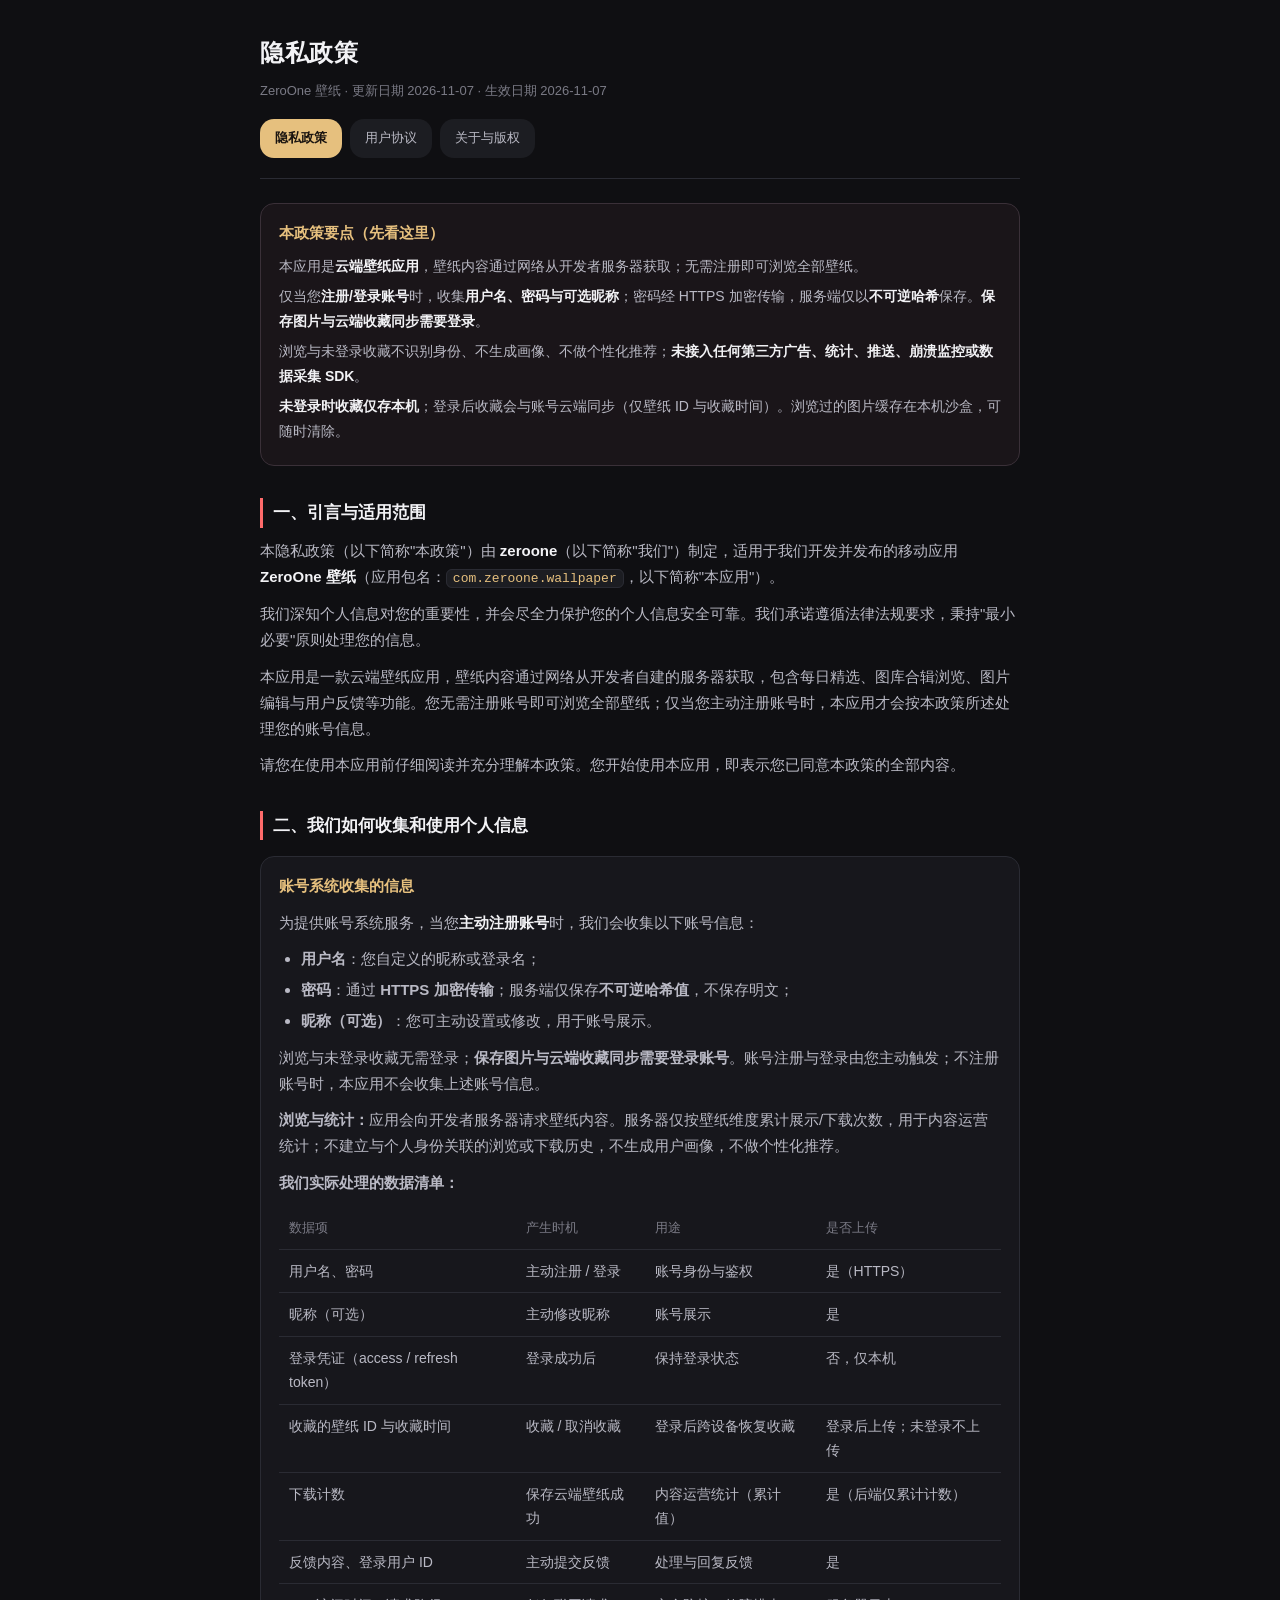
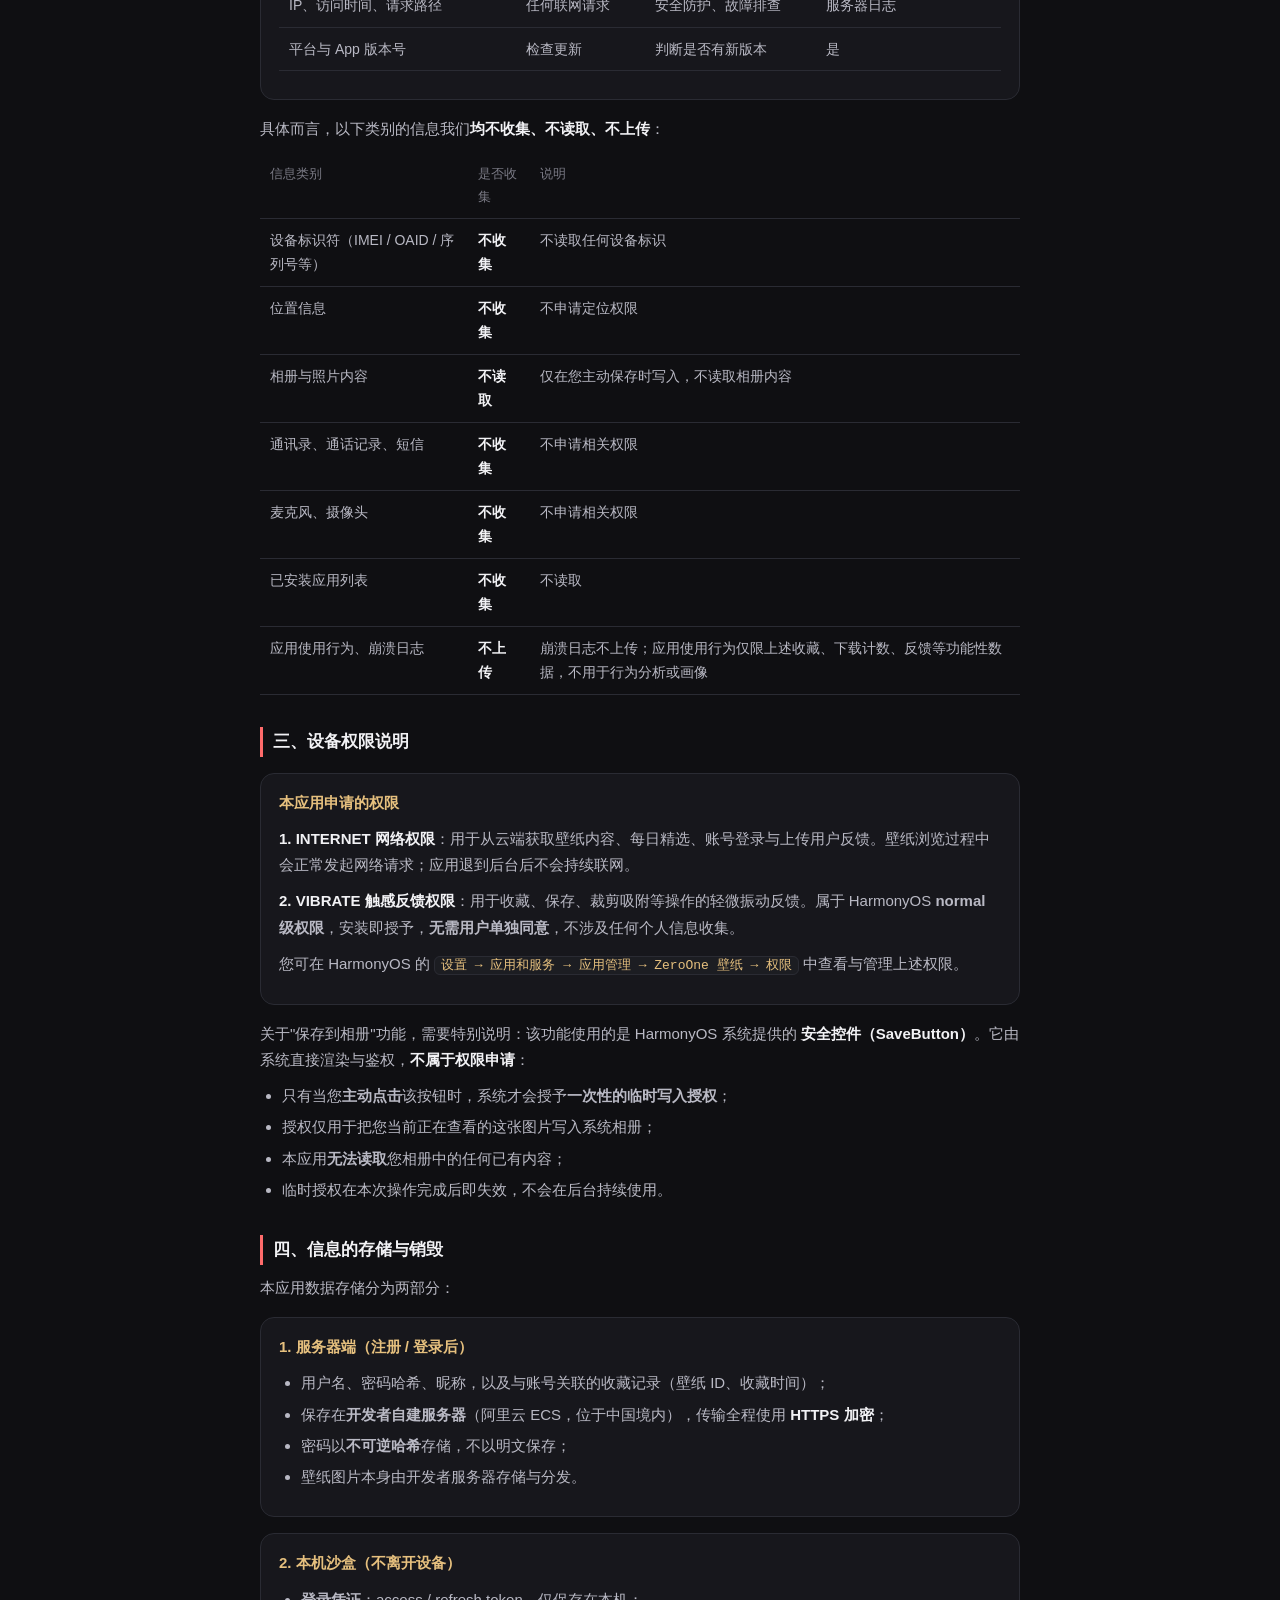
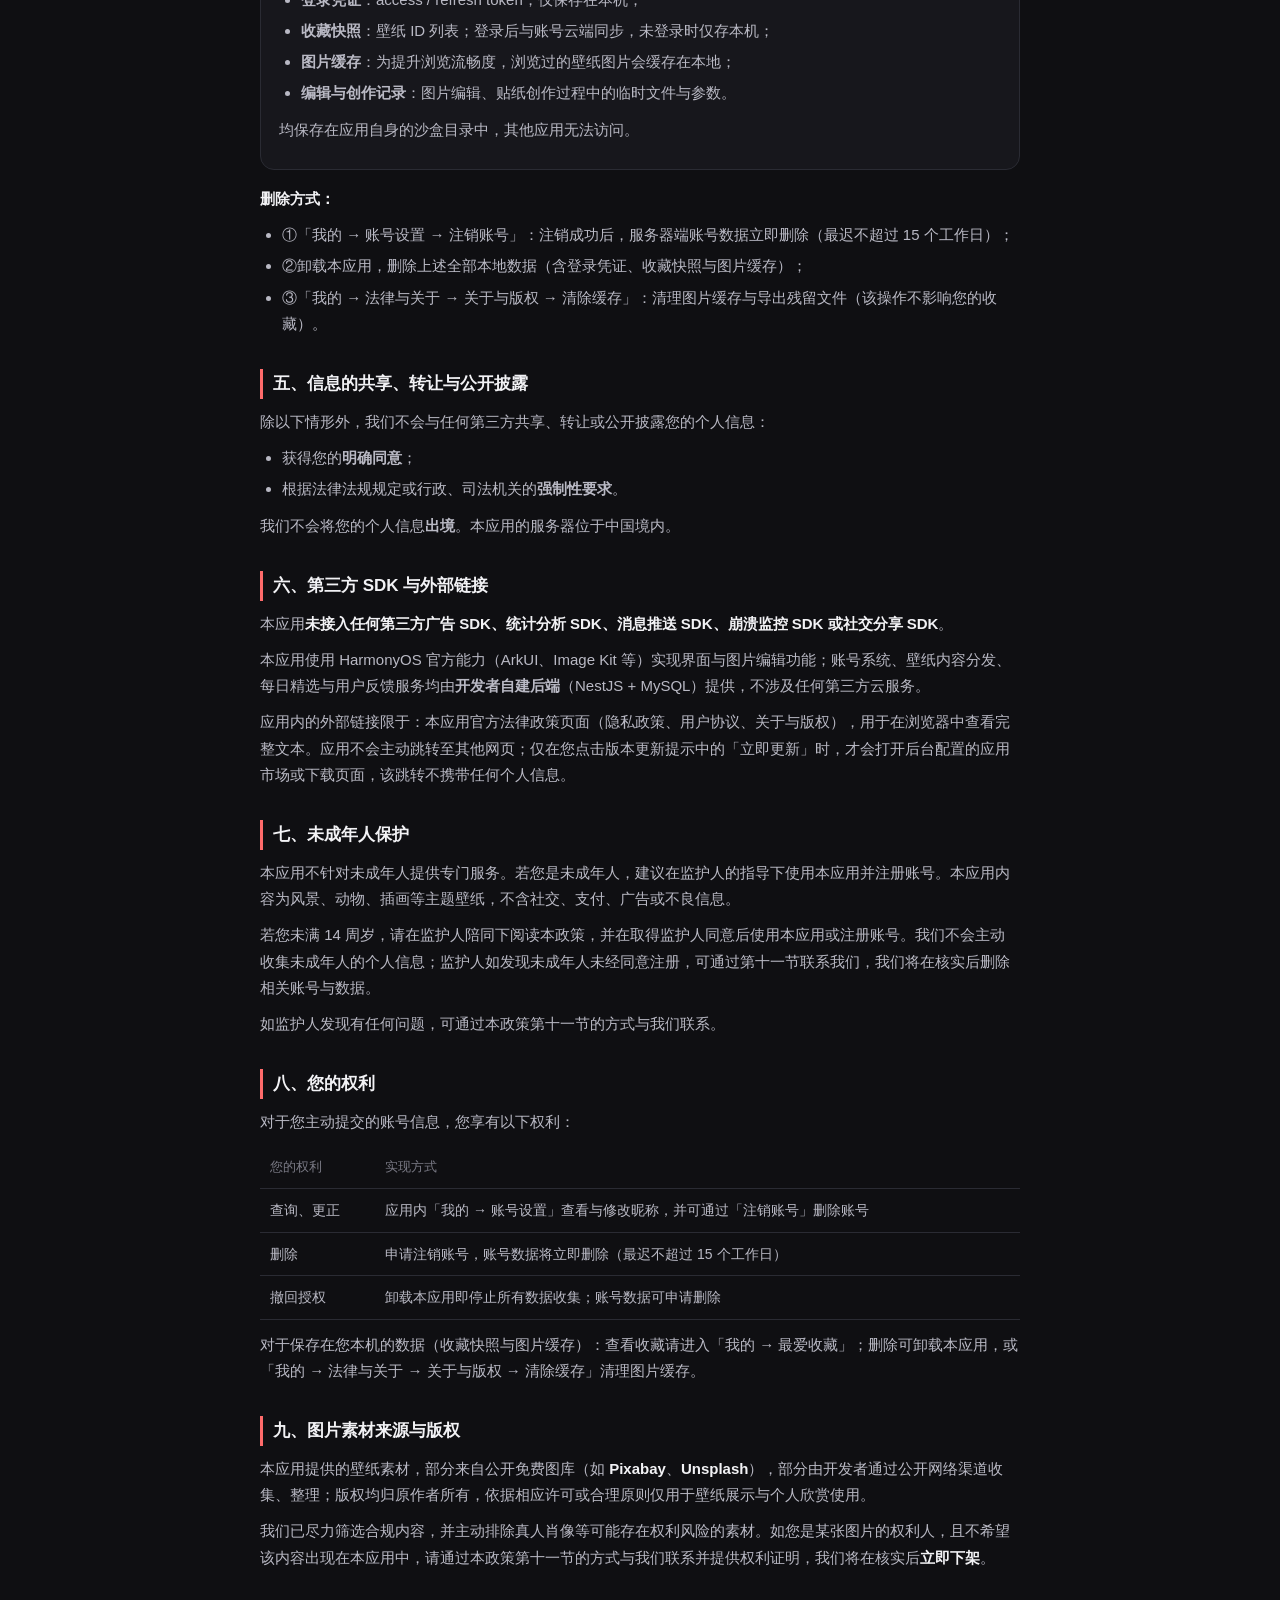
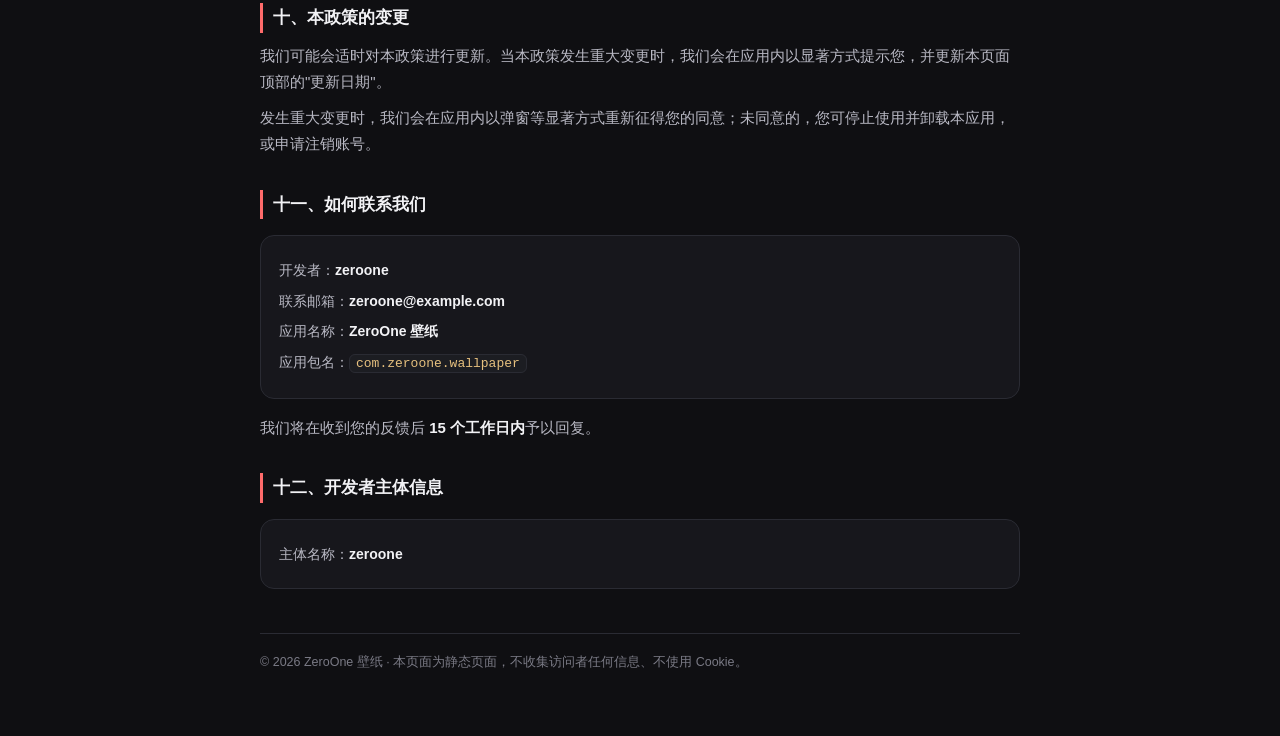
<file: legal-site/index.html>
<!DOCTYPE html>
<html lang="zh-CN">
<head>
<meta charset="utf-8">
<meta name="viewport" content="width=device-width, initial-scale=1, viewport-fit=cover">
<title>隐私政策 · ZeroOne 壁纸</title>
<meta name="description" content="ZeroOne 壁纸隐私政策：云端壁纸应用，壁纸内容联网获取；仅在注册/登录时收集用户名、密码与可选昵称，密码经 HTTPS 加密传输、服务端仅存哈希；不接入任何第三方 SDK。">
<link rel="stylesheet" href="style.css">
</head>
<body>
<div class="wrap">

<header>
  <h1>隐私政策</h1>
  <div class="sub">ZeroOne 壁纸 · 更新日期 2026-11-07 · 生效日期 2026-11-07</div>
  <nav>
    <a class="on" href="index.html">隐私政策</a>
    <a href="terms.html">用户协议</a>
    <a href="about.html">关于与版权</a>
  </nav>
</header>

<div class="card hl">
  <h3>本政策要点（先看这里）</h3>
  <div class="kv">本应用是<b>云端壁纸应用</b>，壁纸内容通过网络从开发者服务器获取；无需注册即可浏览全部壁纸。</div>
  <div class="kv">仅当您<b>注册/登录账号</b>时，收集<b>用户名、密码与可选昵称</b>；密码经 HTTPS 加密传输，服务端仅以<b>不可逆哈希</b>保存。<b>保存图片与云端收藏同步需要登录</b>。</div>
  <div class="kv">浏览与未登录收藏不识别身份、不生成画像、不做个性化推荐；<b>未接入任何第三方广告、统计、推送、崩溃监控或数据采集 SDK</b>。</div>
  <div class="kv"><b>未登录时收藏仅存本机</b>；登录后收藏会与账号云端同步（仅壁纸 ID 与收藏时间）。浏览过的图片缓存在本机沙盒，可随时清除。</div>
</div>

<h2>一、引言与适用范围</h2>
<p>本隐私政策（以下简称"本政策"）由 <strong>zeroone</strong>（以下简称"我们"）制定，适用于我们开发并发布的移动应用 <strong>ZeroOne 壁纸</strong>（应用包名：<code>com.zeroone.wallpaper</code>，以下简称"本应用"）。</p>
<p>我们深知个人信息对您的重要性，并会尽全力保护您的个人信息安全可靠。我们承诺遵循法律法规要求，秉持"最小必要"原则处理您的信息。</p>
<p>本应用是一款云端壁纸应用，壁纸内容通过网络从开发者自建的服务器获取，包含每日精选、图库合辑浏览、图片编辑与用户反馈等功能。您无需注册账号即可浏览全部壁纸；仅当您主动注册账号时，本应用才会按本政策所述处理您的账号信息。</p>
<p>请您在使用本应用前仔细阅读并充分理解本政策。您开始使用本应用，即表示您已同意本政策的全部内容。</p>

<h2>二、我们如何收集和使用个人信息</h2>
<div class="card">
  <h3>账号系统收集的信息</h3>
  <p>为提供账号系统服务，当您<strong>主动注册账号</strong>时，我们会收集以下账号信息：</p>
  <ul>
    <li><b>用户名</b>：您自定义的昵称或登录名；</li>
    <li><b>密码</b>：通过 <b>HTTPS 加密传输</b>；服务端仅保存<b>不可逆哈希值</b>，不保存明文；</li>
    <li><b>昵称（可选）</b>：您可主动设置或修改，用于账号展示。</li>
  </ul>
  <p>浏览与未登录收藏无需登录；<b>保存图片与云端收藏同步需要登录账号</b>。账号注册与登录由您主动触发；不注册账号时，本应用不会收集上述账号信息。</p>
  <p><b>浏览与统计：</b>应用会向开发者服务器请求壁纸内容。服务器仅按壁纸维度累计展示/下载次数，用于内容运营统计；不建立与个人身份关联的浏览或下载历史，不生成用户画像，不做个性化推荐。</p>
  <p><b>我们实际处理的数据清单：</b></p>
  <table>
    <tr><th>数据项</th><th>产生时机</th><th>用途</th><th>是否上传</th></tr>
    <tr><td>用户名、密码</td><td>主动注册 / 登录</td><td>账号身份与鉴权</td><td>是（HTTPS）</td></tr>
    <tr><td>昵称（可选）</td><td>主动修改昵称</td><td>账号展示</td><td>是</td></tr>
    <tr><td>登录凭证（access / refresh token）</td><td>登录成功后</td><td>保持登录状态</td><td>否，仅本机</td></tr>
    <tr><td>收藏的壁纸 ID 与收藏时间</td><td>收藏 / 取消收藏</td><td>登录后跨设备恢复收藏</td><td>登录后上传；未登录不上传</td></tr>
    <tr><td>下载计数</td><td>保存云端壁纸成功</td><td>内容运营统计（累计值）</td><td>是（后端仅累计计数）</td></tr>
    <tr><td>反馈内容、登录用户 ID</td><td>主动提交反馈</td><td>处理与回复反馈</td><td>是</td></tr>
    <tr><td>IP、访问时间、请求路径</td><td>任何联网请求</td><td>安全防护、故障排查</td><td>服务器日志</td></tr>
    <tr><td>平台与 App 版本号</td><td>检查更新</td><td>判断是否有新版本</td><td>是</td></tr>
  </table>
</div>
<p>具体而言，以下类别的信息我们<strong>均不收集、不读取、不上传</strong>：</p>
<table>
  <tr><th>信息类别</th><th>是否收集</th><th>说明</th></tr>
  <tr><td>设备标识符（IMEI / OAID / 序列号等）</td><td><strong>不收集</strong></td><td>不读取任何设备标识</td></tr>
  <tr><td>位置信息</td><td><strong>不收集</strong></td><td>不申请定位权限</td></tr>
  <tr><td>相册与照片内容</td><td><strong>不读取</strong></td><td>仅在您主动保存时写入，不读取相册内容</td></tr>
  <tr><td>通讯录、通话记录、短信</td><td><strong>不收集</strong></td><td>不申请相关权限</td></tr>
  <tr><td>麦克风、摄像头</td><td><strong>不收集</strong></td><td>不申请相关权限</td></tr>
  <tr><td>已安装应用列表</td><td><strong>不收集</strong></td><td>不读取</td></tr>
  <tr><td>应用使用行为、崩溃日志</td><td><strong>不上传</strong></td><td>崩溃日志不上传；应用使用行为仅限上述收藏、下载计数、反馈等功能性数据，不用于行为分析或画像</td></tr>
</table>

<h2>三、设备权限说明</h2>
<div class="card">
  <h3>本应用申请的权限</h3>
  <p><strong>1. INTERNET 网络权限</strong>：用于从云端获取壁纸内容、每日精选、账号登录与上传用户反馈。壁纸浏览过程中会正常发起网络请求；应用退到后台后不会持续联网。</p>
  <p><strong>2. VIBRATE 触感反馈权限</strong>：用于收藏、保存、裁剪吸附等操作的轻微振动反馈。属于 HarmonyOS <b>normal 级权限</b>，安装即授予，<b>无需用户单独同意</b>，不涉及任何个人信息收集。</p>
  <p>您可在 HarmonyOS 的 <code>设置 → 应用和服务 → 应用管理 → ZeroOne 壁纸 → 权限</code> 中查看与管理上述权限。</p>
</div>
<p>关于"保存到相册"功能，需要特别说明：该功能使用的是 HarmonyOS 系统提供的
<strong>安全控件（SaveButton）</strong>。它由系统直接渲染与鉴权，<strong>不属于权限申请</strong>：</p>
<ul>
  <li>只有当您<b>主动点击</b>该按钮时，系统才会授予<b>一次性的临时写入授权</b>；</li>
  <li>授权仅用于把您当前正在查看的这张图片写入系统相册；</li>
  <li>本应用<b>无法读取</b>您相册中的任何已有内容；</li>
  <li>临时授权在本次操作完成后即失效，不会在后台持续使用。</li>
</ul>

<h2>四、信息的存储与销毁</h2>
<p>本应用数据存储分为两部分：</p>
<div class="card">
  <h3>1. 服务器端（注册 / 登录后）</h3>
  <ul>
    <li>用户名、密码哈希、昵称，以及与账号关联的收藏记录（壁纸 ID、收藏时间）；</li>
    <li>保存在<b>开发者自建服务器</b>（阿里云 ECS，位于中国境内），传输全程使用 <strong>HTTPS 加密</strong>；</li>
    <li>密码以<b>不可逆哈希</b>存储，不以明文保存；</li>
    <li>壁纸图片本身由开发者服务器存储与分发。</li>
  </ul>
</div>
<div class="card">
  <h3>2. 本机沙盒（不离开设备）</h3>
  <ul>
    <li><b>登录凭证</b>：access / refresh token，仅保存在本机；</li>
    <li><b>收藏快照</b>：壁纸 ID 列表；登录后与账号云端同步，未登录时仅存本机；</li>
    <li><b>图片缓存</b>：为提升浏览流畅度，浏览过的壁纸图片会缓存在本地；</li>
    <li><b>编辑与创作记录</b>：图片编辑、贴纸创作过程中的临时文件与参数。</li>
  </ul>
  <p>均保存在应用自身的沙盒目录中，其他应用无法访问。</p>
</div>
<p><strong>删除方式：</strong></p>
<ul>
  <li>①「我的 → 账号设置 → 注销账号」：注销成功后，服务器端账号数据立即删除（最迟不超过 15 个工作日）；</li>
  <li>②卸载本应用，删除上述全部本地数据（含登录凭证、收藏快照与图片缓存）；</li>
  <li>③「我的 → 法律与关于 → 关于与版权 → 清除缓存」：清理图片缓存与导出残留文件（该操作不影响您的收藏）。</li>
</ul>

<h2>五、信息的共享、转让与公开披露</h2>
<p>除以下情形外，我们不会与任何第三方共享、转让或公开披露您的个人信息：</p>
<ul>
  <li>获得您的<b>明确同意</b>；</li>
  <li>根据法律法规规定或行政、司法机关的<b>强制性要求</b>。</li>
</ul>
<p>我们不会将您的个人信息<b>出境</b>。本应用的服务器位于中国境内。</p>

<h2>六、第三方 SDK 与外部链接</h2>
<p>本应用<strong>未接入任何第三方广告 SDK、统计分析 SDK、消息推送 SDK、崩溃监控 SDK 或社交分享 SDK</strong>。</p>
<p>本应用使用 HarmonyOS 官方能力（ArkUI、Image Kit 等）实现界面与图片编辑功能；账号系统、壁纸内容分发、每日精选与用户反馈服务均由<b>开发者自建后端</b>（NestJS + MySQL）提供，不涉及任何第三方云服务。</p>
<p>应用内的外部链接限于：本应用官方法律政策页面（隐私政策、用户协议、关于与版权），用于在浏览器中查看完整文本。应用不会主动跳转至其他网页；仅在您点击版本更新提示中的「立即更新」时，才会打开后台配置的应用市场或下载页面，该跳转不携带任何个人信息。</p>

<h2>七、未成年人保护</h2>
<p>本应用不针对未成年人提供专门服务。若您是未成年人，建议在监护人的指导下使用本应用并注册账号。本应用内容为风景、动物、插画等主题壁纸，不含社交、支付、广告或不良信息。</p>
<p>若您未满 14 周岁，请在监护人陪同下阅读本政策，并在取得监护人同意后使用本应用或注册账号。我们不会主动收集未成年人的个人信息；监护人如发现未成年人未经同意注册，可通过第十一节联系我们，我们将在核实后删除相关账号与数据。</p>
<p>如监护人发现有任何问题，可通过本政策第十一节的方式与我们联系。</p>

<h2>八、您的权利</h2>
<p>对于您主动提交的账号信息，您享有以下权利：</p>
<table>
  <tr><th>您的权利</th><th>实现方式</th></tr>
  <tr><td>查询、更正</td><td>应用内「我的 → 账号设置」查看与修改昵称，并可通过「注销账号」删除账号</td></tr>
  <tr><td>删除</td><td>申请注销账号，账号数据将立即删除（最迟不超过 15 个工作日）</td></tr>
  <tr><td>撤回授权</td><td>卸载本应用即停止所有数据收集；账号数据可申请删除</td></tr>
</table>
<p>对于保存在您本机的数据（收藏快照与图片缓存）：查看收藏请进入「我的 → 最爱收藏」；删除可卸载本应用，或「我的 → 法律与关于 → 关于与版权 → 清除缓存」清理图片缓存。</p>

<h2>九、图片素材来源与版权</h2>
<p>本应用提供的壁纸素材，部分来自公开免费图库（如 <strong>Pixabay</strong>、<strong>Unsplash</strong>），部分由开发者通过公开网络渠道收集、整理；版权均归原作者所有，依据相应许可或合理原则仅用于壁纸展示与个人欣赏使用。</p>
<p>我们已尽力筛选合规内容，并主动排除真人肖像等可能存在权利风险的素材。如您是某张图片的权利人，且不希望该内容出现在本应用中，请通过本政策第十一节的方式与我们联系并提供权利证明，我们将在核实后<strong>立即下架</strong>。</p>

<h2>十、本政策的变更</h2>
<p>我们可能会适时对本政策进行更新。当本政策发生重大变更时，我们会在应用内以显著方式提示您，并更新本页面顶部的"更新日期"。</p>
<p>发生重大变更时，我们会在应用内以弹窗等显著方式重新征得您的同意；未同意的，您可停止使用并卸载本应用，或申请注销账号。</p>

<h2>十一、如何联系我们</h2>
<div class="card">
  <div class="kv">开发者：<b>zeroone</b></div>
  <div class="kv">联系邮箱：<b>zeroone@example.com</b></div>
  <div class="kv">应用名称：<b>ZeroOne 壁纸</b></div>
  <div class="kv">应用包名：<code>com.zeroone.wallpaper</code></div>
</div>
<p>我们将在收到您的反馈后 <strong>15 个工作日内</strong>予以回复。</p>

<h2>十二、开发者主体信息</h2>
<div class="card">
  <div class="kv">主体名称：<b>zeroone</b></div>
</div>

<footer>
© 2026 ZeroOne 壁纸 · 本页面为静态页面，不收集访问者任何信息、不使用 Cookie。
</footer>

</div>
</body>
</html>
</file>
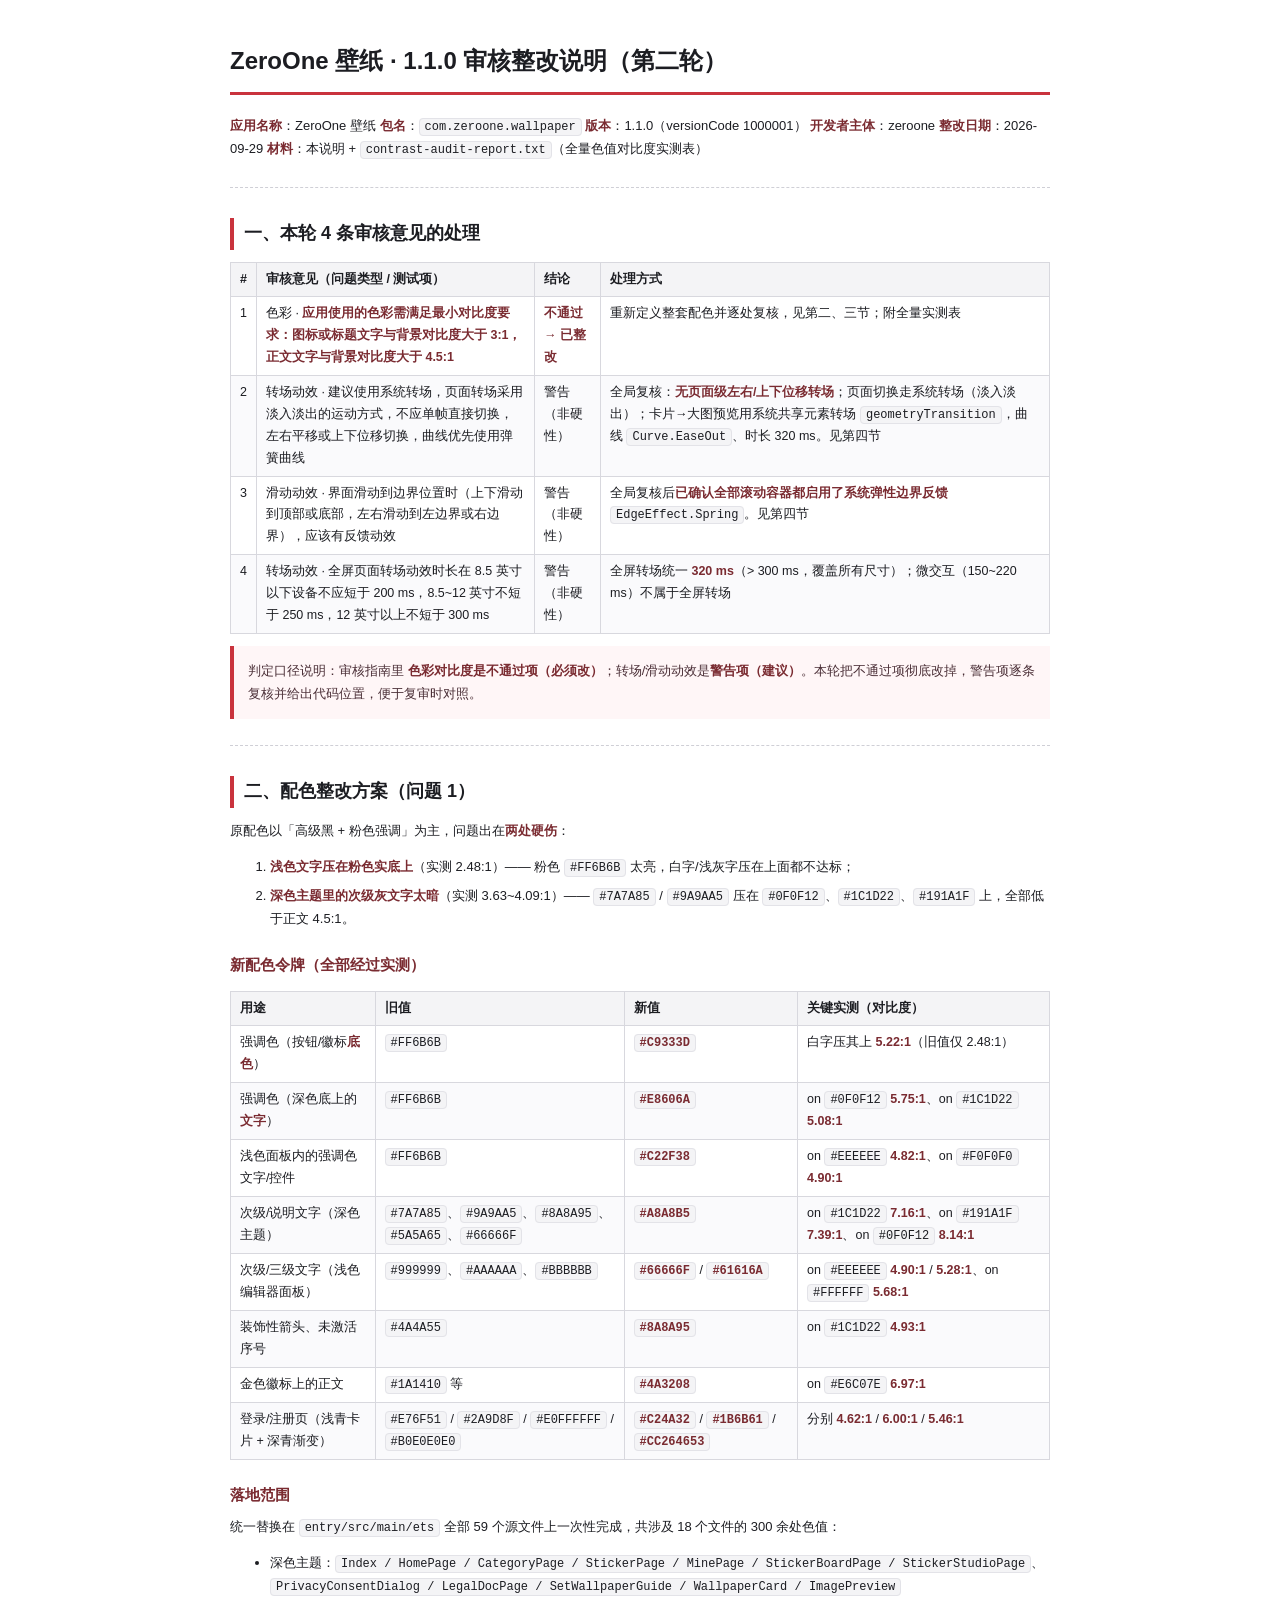
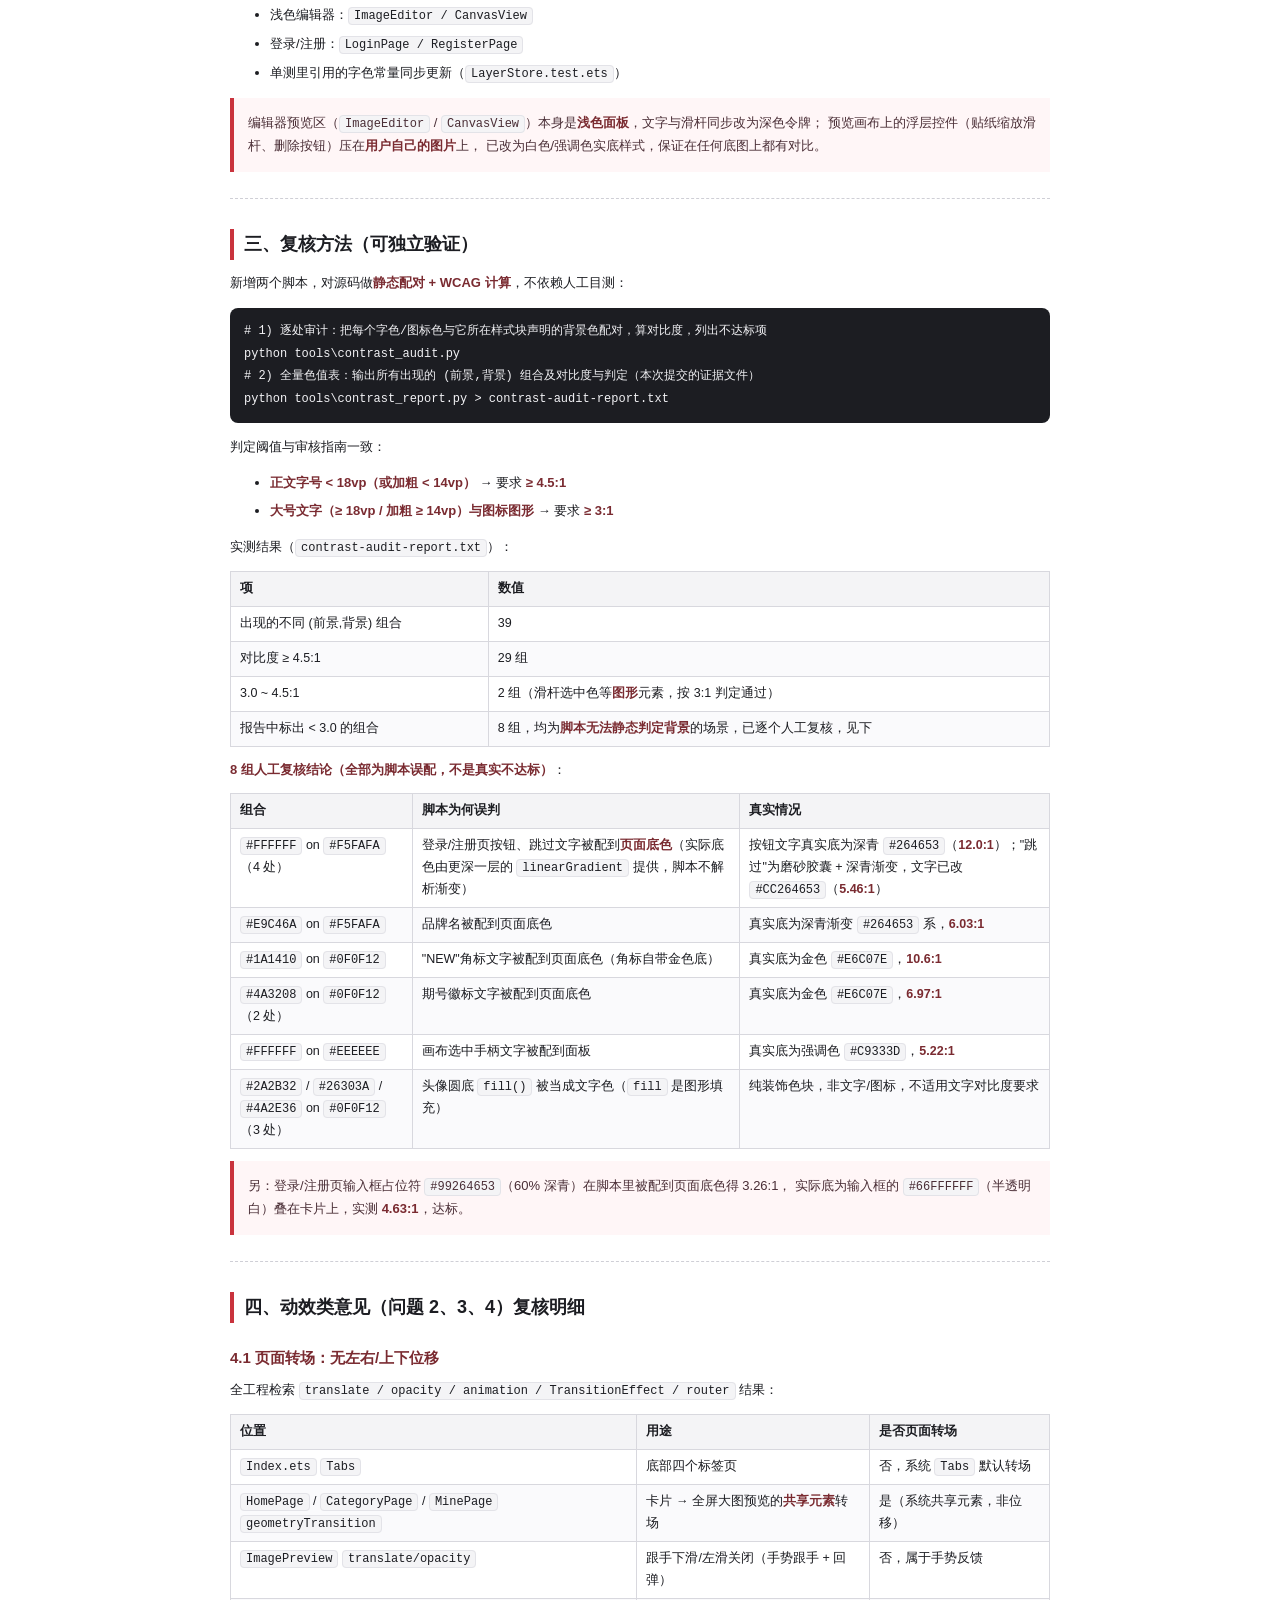
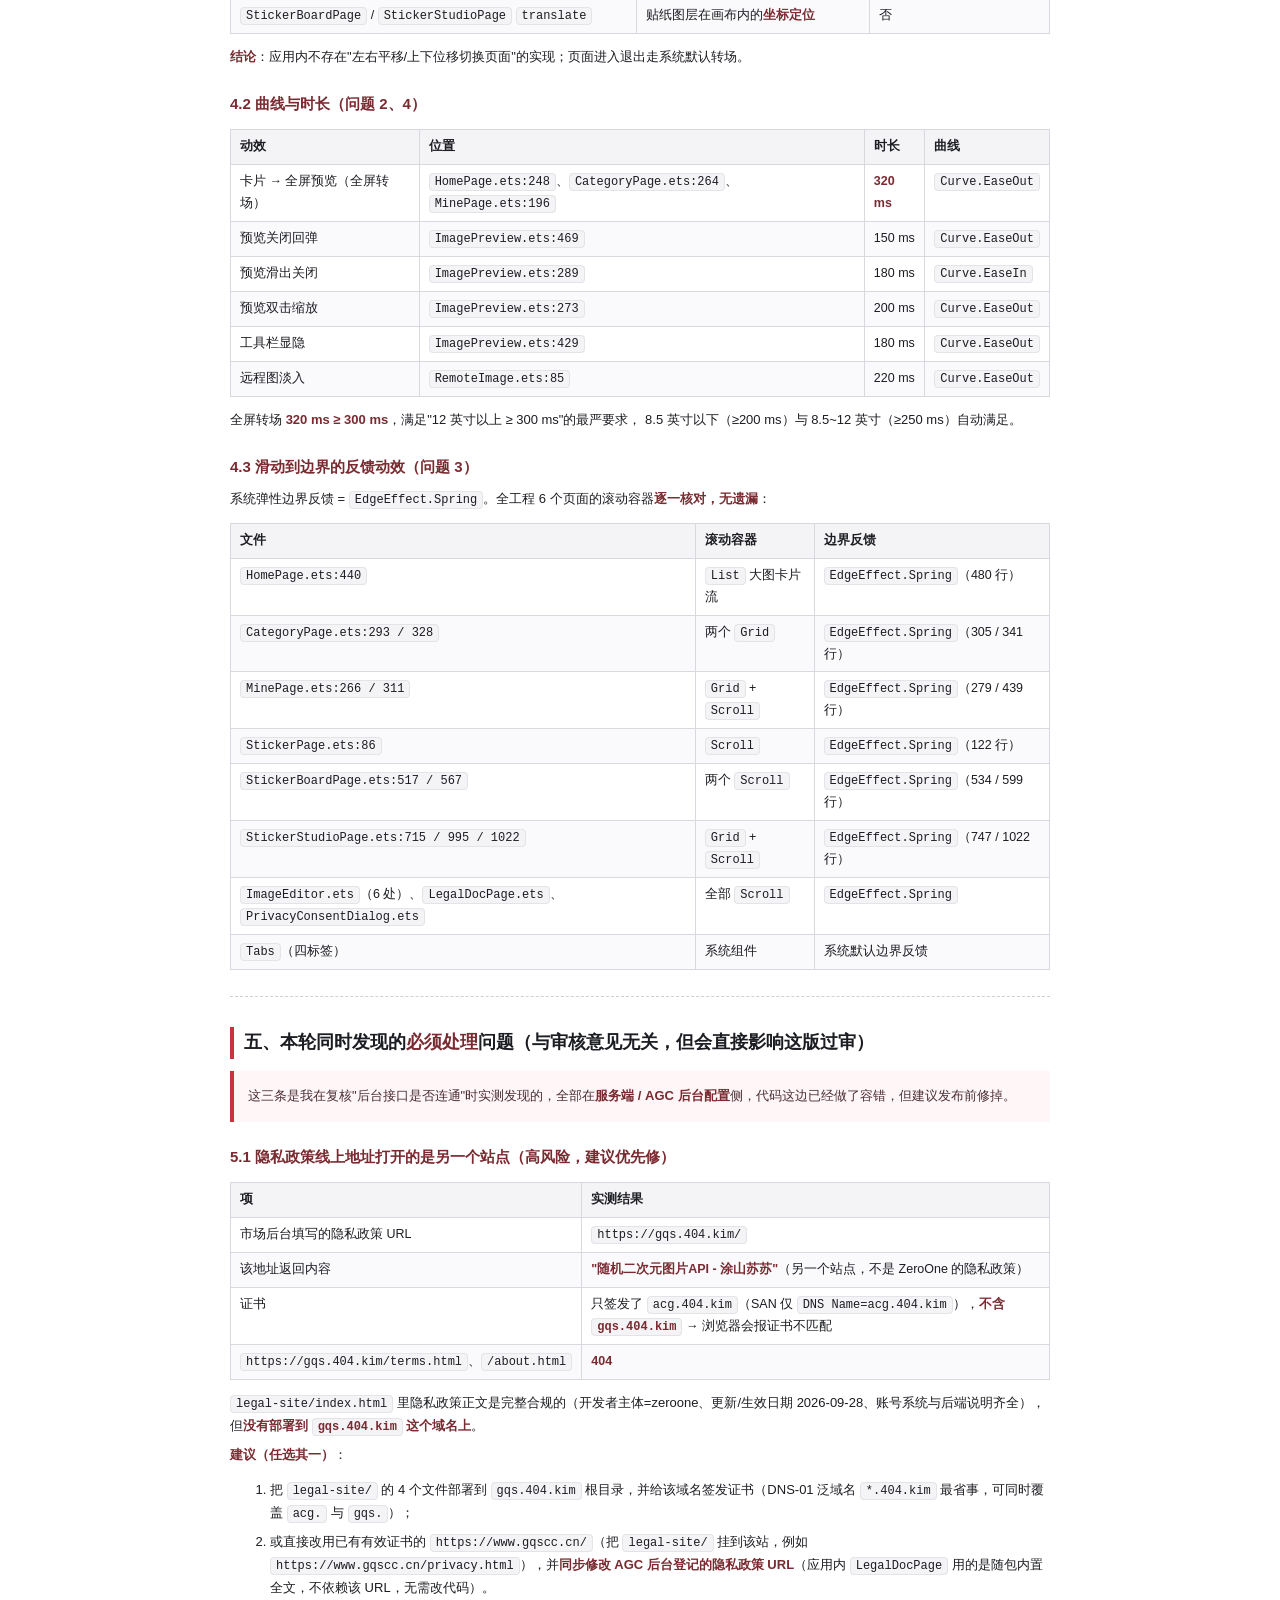
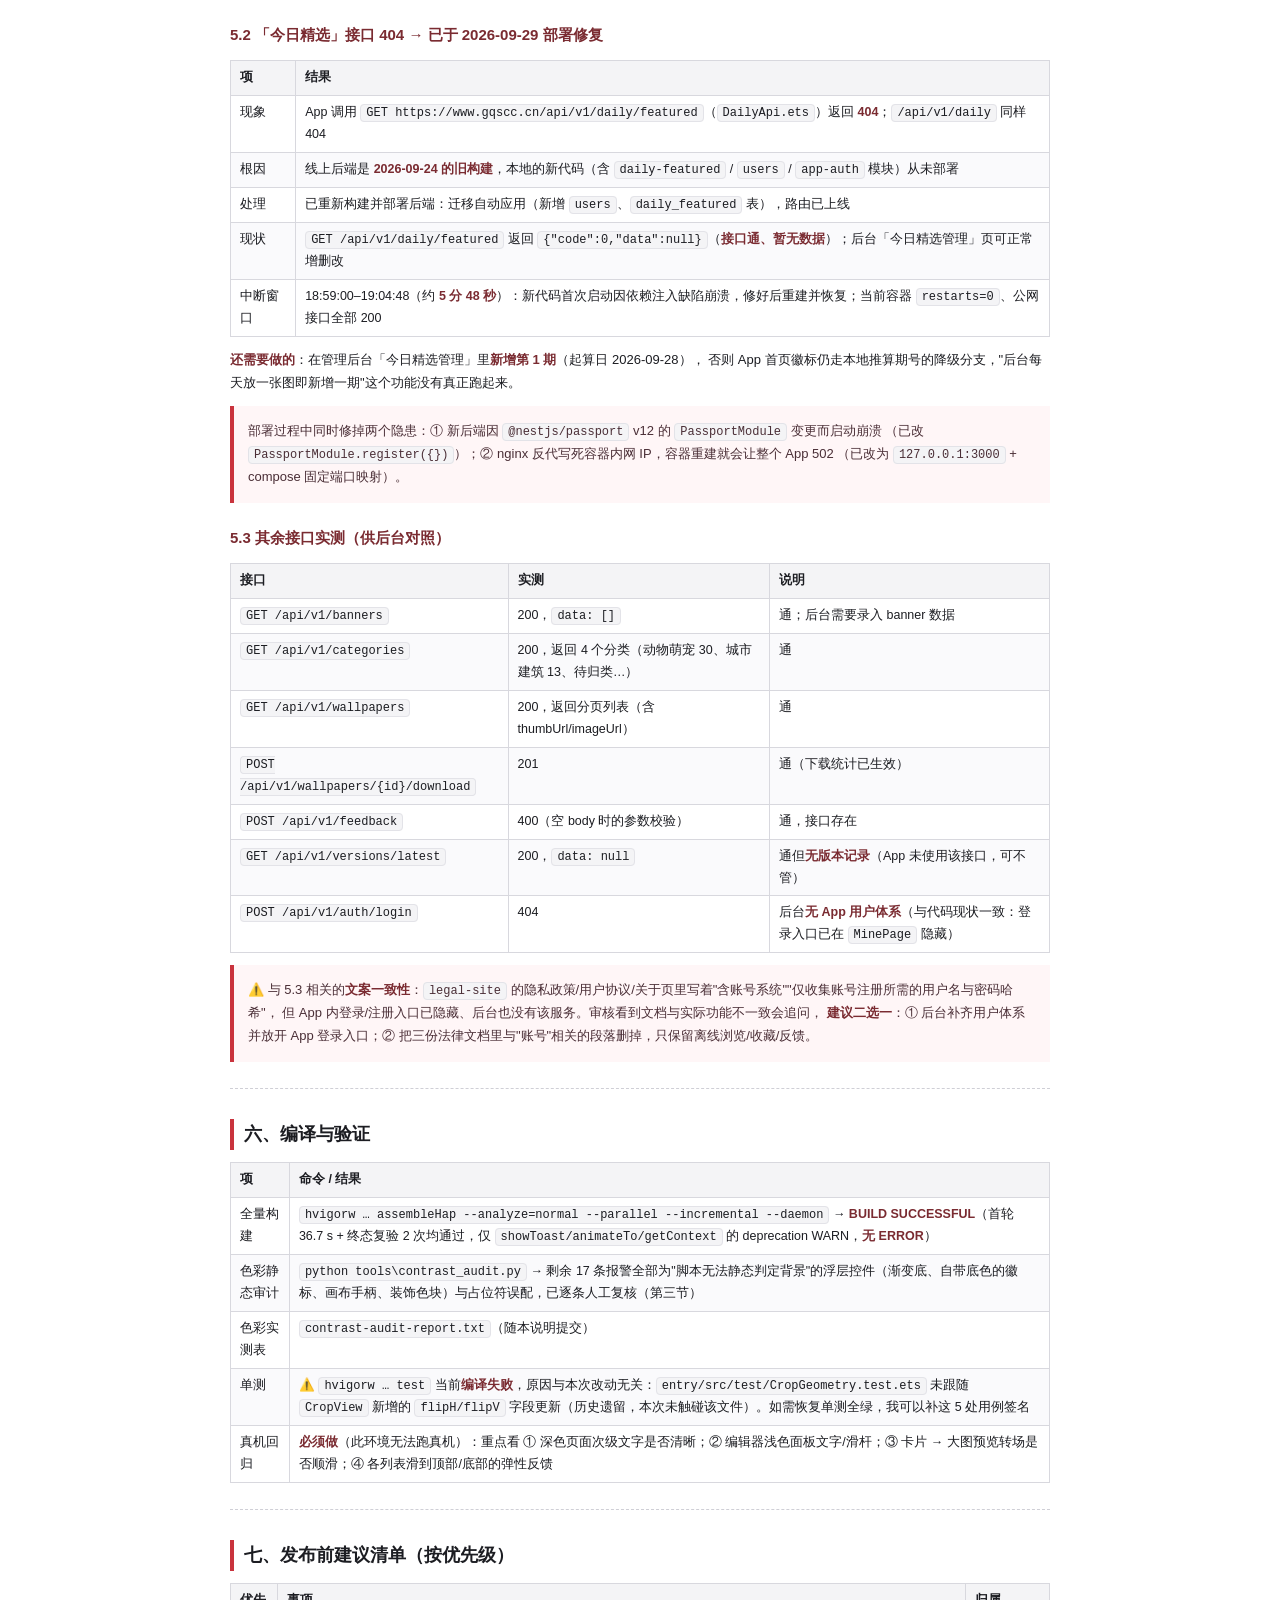
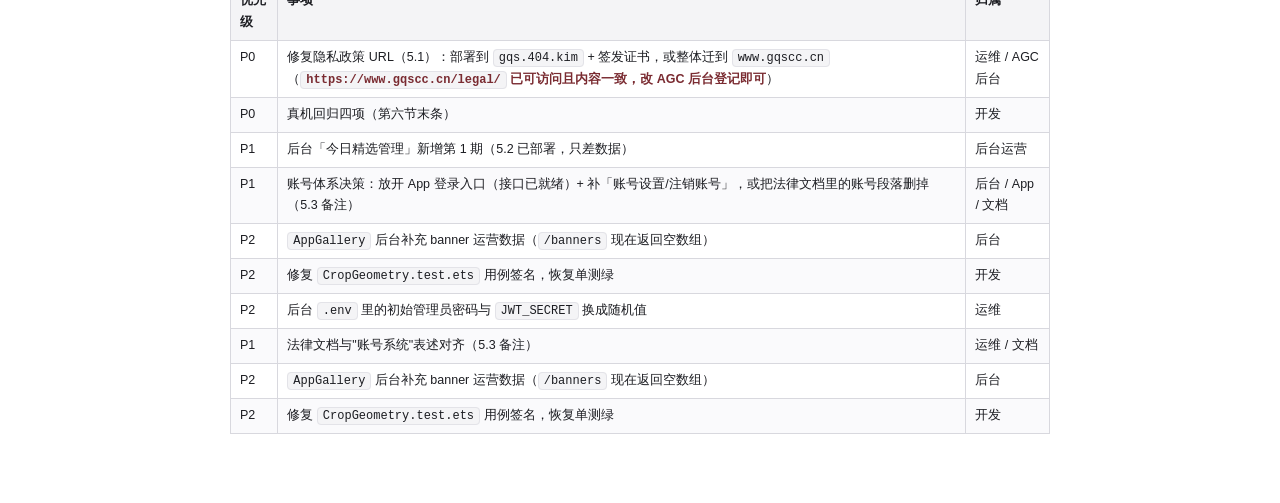
<file: 整改说明-1.1.0-色彩与动效.html>
<!DOCTYPE html>
<html lang="zh-CN">
<head>
<meta charset="utf-8">
<title>ZeroOne 壁纸 1.1.0 审核整改说明</title>
<style>
:root { color-scheme: light; }
* { box-sizing: border-box; }
body {
  font-family: "Microsoft YaHei", "微软雅黑", "PingFang SC", "Noto Sans CJK SC", sans-serif;
  font-size: 13px; line-height: 1.75; color: #1c1d22; max-width: 900px;
  margin: 0 auto; padding: 32px 40px 56px;
}
h1 { font-size: 24px; border-bottom: 3px solid #c9333d; padding-bottom: 10px; margin: 8px 0 20px; }
h2 { font-size: 18px; margin: 30px 0 12px; padding-left: 10px; border-left: 4px solid #c9333d; }
h3 { font-size: 15px; margin: 22px 0 8px; color: #7a2b31; }
p, li { margin: 6px 0; }
strong { color: #7a2b31; }
code {
  font-family: Consolas, "Courier New", monospace; font-size: 12px;
  background: #f4f4f6; border: 1px solid #e3e3e8; border-radius: 4px; padding: 1px 5px;
}
pre { background: #1c1d22; color: #f2f2f5; padding: 12px 14px; border-radius: 8px; overflow-x: auto; }
pre code { background: none; border: none; color: inherit; padding: 0; }
table { border-collapse: collapse; width: 100%; margin: 12px 0; font-size: 12.5px; }
th, td { border: 1px solid #d8d8de; padding: 6px 9px; text-align: left; vertical-align: top; }
th { background: #f4f4f6; font-weight: 600; }
tr:nth-child(even) td { background: #fafafc; }
blockquote {
  margin: 12px 0; padding: 8px 14px; background: #fff6f7;
  border-left: 4px solid #c9333d; color: #4a2e36;
}
hr { border: none; border-top: 1px dashed #cfcfd6; margin: 26px 0; }
a { color: #b3252f; }
@media print {
  body { padding: 0; font-size: 12px; }
  h2 { page-break-after: avoid; }
  table, pre, blockquote { page-break-inside: avoid; }
}
</style>
</head>
<body>
<h1>ZeroOne 壁纸 · 1.1.0 审核整改说明（第二轮）</h1>
<p><strong>应用名称</strong>：ZeroOne 壁纸
<strong>包名</strong>：<code>com.zeroone.wallpaper</code>
<strong>版本</strong>：1.1.0（versionCode 1000001）
<strong>开发者主体</strong>：zeroone
<strong>整改日期</strong>：2026-09-29
<strong>材料</strong>：本说明 + <code>contrast-audit-report.txt</code>（全量色值对比度实测表）</p>
<hr />
<h2>一、本轮 4 条审核意见的处理</h2>
<table>
<thead>
<tr>
<th>#</th>
<th>审核意见（问题类型 / 测试项）</th>
<th>结论</th>
<th>处理方式</th>
</tr>
</thead>
<tbody>
<tr>
<td>1</td>
<td>色彩 · <strong>应用使用的色彩需满足最小对比度要求：图标或标题文字与背景对比度大于 3:1，正文文字与背景对比度大于 4.5:1</strong></td>
<td><strong>不通过 → 已整改</strong></td>
<td>重新定义整套配色并逐处复核，见第二、三节；附全量实测表</td>
</tr>
<tr>
<td>2</td>
<td>转场动效 · 建议使用系统转场，页面转场采用淡入淡出的运动方式，不应单帧直接切换，左右平移或上下位移切换，曲线优先使用弹簧曲线</td>
<td>警告（非硬性）</td>
<td>全局复核：<strong>无页面级左右/上下位移转场</strong>；页面切换走系统转场（淡入淡出）；卡片→大图预览用系统共享元素转场 <code>geometryTransition</code>，曲线 <code>Curve.EaseOut</code>、时长 320 ms。见第四节</td>
</tr>
<tr>
<td>3</td>
<td>滑动动效 · 界面滑动到边界位置时（上下滑动到顶部或底部，左右滑动到左边界或右边界），应该有反馈动效</td>
<td>警告（非硬性）</td>
<td>全局复核后<strong>已确认全部滚动容器都启用了系统弹性边界反馈</strong> <code>EdgeEffect.Spring</code>。见第四节</td>
</tr>
<tr>
<td>4</td>
<td>转场动效 · 全屏页面转场动效时长在 8.5 英寸以下设备不应短于 200 ms，8.5~12 英寸不短于 250 ms，12 英寸以上不短于 300 ms</td>
<td>警告（非硬性）</td>
<td>全屏转场统一 <strong>320 ms</strong>（&gt; 300 ms，覆盖所有尺寸）；微交互（150~220 ms）不属于全屏转场</td>
</tr>
</tbody>
</table>
<blockquote>
<p>判定口径说明：审核指南里 <strong>色彩对比度是不通过项（必须改）</strong>；转场/滑动动效是<strong>警告项（建议）</strong>。本轮把不通过项彻底改掉，警告项逐条复核并给出代码位置，便于复审时对照。</p>
</blockquote>
<hr />
<h2>二、配色整改方案（问题 1）</h2>
<p>原配色以「高级黑 + 粉色强调」为主，问题出在<strong>两处硬伤</strong>：</p>
<ol>
<li><strong>浅色文字压在粉色实底上</strong>（实测 2.48:1）—— 粉色 <code>#FF6B6B</code> 太亮，白字/浅灰字压在上面都不达标；</li>
<li><strong>深色主题里的次级灰文字太暗</strong>（实测 3.63~4.09:1）—— <code>#7A7A85</code> / <code>#9A9AA5</code> 压在 <code>#0F0F12</code>、<code>#1C1D22</code>、<code>#191A1F</code> 上，全部低于正文 4.5:1。</li>
</ol>
<h3>新配色令牌（全部经过实测）</h3>
<table>
<thead>
<tr>
<th>用途</th>
<th>旧值</th>
<th>新值</th>
<th>关键实测（对比度）</th>
</tr>
</thead>
<tbody>
<tr>
<td>强调色（按钮/徽标<strong>底色</strong>）</td>
<td><code>#FF6B6B</code></td>
<td><strong><code>#C9333D</code></strong></td>
<td>白字压其上 <strong>5.22:1</strong>（旧值仅 2.48:1）</td>
</tr>
<tr>
<td>强调色（深色底上的<strong>文字</strong>）</td>
<td><code>#FF6B6B</code></td>
<td><strong><code>#E8606A</code></strong></td>
<td>on <code>#0F0F12</code> <strong>5.75:1</strong>、on <code>#1C1D22</code> <strong>5.08:1</strong></td>
</tr>
<tr>
<td>浅色面板内的强调色文字/控件</td>
<td><code>#FF6B6B</code></td>
<td><strong><code>#C22F38</code></strong></td>
<td>on <code>#EEEEEE</code> <strong>4.82:1</strong>、on <code>#F0F0F0</code> <strong>4.90:1</strong></td>
</tr>
<tr>
<td>次级/说明文字（深色主题）</td>
<td><code>#7A7A85</code>、<code>#9A9AA5</code>、<code>#8A8A95</code>、<code>#5A5A65</code>、<code>#66666F</code></td>
<td><strong><code>#A8A8B5</code></strong></td>
<td>on <code>#1C1D22</code> <strong>7.16:1</strong>、on <code>#191A1F</code> <strong>7.39:1</strong>、on <code>#0F0F12</code> <strong>8.14:1</strong></td>
</tr>
<tr>
<td>次级/三级文字（浅色编辑器面板）</td>
<td><code>#999999</code>、<code>#AAAAAA</code>、<code>#BBBBBB</code></td>
<td><strong><code>#66666F</code></strong> / <strong><code>#61616A</code></strong></td>
<td>on <code>#EEEEEE</code> <strong>4.90:1</strong> / <strong>5.28:1</strong>、on <code>#FFFFFF</code> <strong>5.68:1</strong></td>
</tr>
<tr>
<td>装饰性箭头、未激活序号</td>
<td><code>#4A4A55</code></td>
<td><strong><code>#8A8A95</code></strong></td>
<td>on <code>#1C1D22</code> <strong>4.93:1</strong></td>
</tr>
<tr>
<td>金色徽标上的正文</td>
<td><code>#1A1410</code> 等</td>
<td><strong><code>#4A3208</code></strong></td>
<td>on <code>#E6C07E</code> <strong>6.97:1</strong></td>
</tr>
<tr>
<td>登录/注册页（浅青卡片 + 深青渐变）</td>
<td><code>#E76F51</code> / <code>#2A9D8F</code> / <code>#E0FFFFFF</code> / <code>#B0E0E0E0</code></td>
<td><strong><code>#C24A32</code></strong> / <strong><code>#1B6B61</code></strong> / <strong><code>#CC264653</code></strong></td>
<td>分别 <strong>4.62:1</strong> / <strong>6.00:1</strong> / <strong>5.46:1</strong></td>
</tr>
</tbody>
</table>
<h3>落地范围</h3>
<p>统一替换在 <code>entry/src/main/ets</code> 全部 59 个源文件上一次性完成，共涉及 18 个文件的 300 余处色值：</p>
<ul>
<li>深色主题：<code>Index / HomePage / CategoryPage / StickerPage / MinePage / StickerBoardPage / StickerStudioPage</code>、<code>PrivacyConsentDialog / LegalDocPage / SetWallpaperGuide / WallpaperCard / ImagePreview</code></li>
<li>浅色编辑器：<code>ImageEditor / CanvasView</code></li>
<li>登录/注册：<code>LoginPage / RegisterPage</code></li>
<li>单测里引用的字色常量同步更新（<code>LayerStore.test.ets</code>）</li>
</ul>
<blockquote>
<p>编辑器预览区（<code>ImageEditor</code> / <code>CanvasView</code>）本身是<strong>浅色面板</strong>，文字与滑杆同步改为深色令牌；
预览画布上的浮层控件（贴纸缩放滑杆、删除按钮）压在<strong>用户自己的图片</strong>上，
已改为白色/强调色实底样式，保证在任何底图上都有对比。</p>
</blockquote>
<hr />
<h2>三、复核方法（可独立验证）</h2>
<p>新增两个脚本，对源码做<strong>静态配对 + WCAG 计算</strong>，不依赖人工目测：</p>
<pre><code class="language-powershell"># 1) 逐处审计：把每个字色/图标色与它所在样式块声明的背景色配对，算对比度，列出不达标项
python tools\contrast_audit.py
# 2) 全量色值表：输出所有出现的 (前景,背景) 组合及对比度与判定（本次提交的证据文件）
python tools\contrast_report.py &gt; contrast-audit-report.txt
</code></pre>
<p>判定阈值与审核指南一致：</p>
<ul>
<li><strong>正文字号 &lt; 18vp（或加粗 &lt; 14vp）</strong> → 要求 <strong>≥ 4.5:1</strong></li>
<li><strong>大号文字（≥ 18vp / 加粗 ≥ 14vp）与图标图形</strong> → 要求 <strong>≥ 3:1</strong></li>
</ul>
<p>实测结果（<code>contrast-audit-report.txt</code>）：</p>
<table>
<thead>
<tr>
<th>项</th>
<th>数值</th>
</tr>
</thead>
<tbody>
<tr>
<td>出现的不同 (前景,背景) 组合</td>
<td>39</td>
</tr>
<tr>
<td>对比度 ≥ 4.5:1</td>
<td>29 组</td>
</tr>
<tr>
<td>3.0 ~ 4.5:1</td>
<td>2 组（滑杆选中色等<strong>图形</strong>元素，按 3:1 判定通过）</td>
</tr>
<tr>
<td>报告中标出 &lt; 3.0 的组合</td>
<td>8 组，均为<strong>脚本无法静态判定背景</strong>的场景，已逐个人工复核，见下</td>
</tr>
</tbody>
</table>
<p><strong>8 组人工复核结论（全部为脚本误配，不是真实不达标）</strong>：</p>
<table>
<thead>
<tr>
<th>组合</th>
<th>脚本为何误判</th>
<th>真实情况</th>
</tr>
</thead>
<tbody>
<tr>
<td><code>#FFFFFF</code> on <code>#F5FAFA</code>（4 处）</td>
<td>登录/注册页按钮、跳过文字被配到<strong>页面底色</strong>（实际底色由更深一层的 <code>linearGradient</code> 提供，脚本不解析渐变）</td>
<td>按钮文字真实底为深青 <code>#264653</code>（<strong>12.0:1</strong>）；"跳过"为磨砂胶囊 + 深青渐变，文字已改 <code>#CC264653</code>（<strong>5.46:1</strong>）</td>
</tr>
<tr>
<td><code>#E9C46A</code> on <code>#F5FAFA</code></td>
<td>品牌名被配到页面底色</td>
<td>真实底为深青渐变 <code>#264653</code> 系，<strong>6.03:1</strong></td>
</tr>
<tr>
<td><code>#1A1410</code> on <code>#0F0F12</code></td>
<td>"NEW"角标文字被配到页面底色（角标自带金色底）</td>
<td>真实底为金色 <code>#E6C07E</code>，<strong>10.6:1</strong></td>
</tr>
<tr>
<td><code>#4A3208</code> on <code>#0F0F12</code>（2 处）</td>
<td>期号徽标文字被配到页面底色</td>
<td>真实底为金色 <code>#E6C07E</code>，<strong>6.97:1</strong></td>
</tr>
<tr>
<td><code>#FFFFFF</code> on <code>#EEEEEE</code></td>
<td>画布选中手柄文字被配到面板</td>
<td>真实底为强调色 <code>#C9333D</code>，<strong>5.22:1</strong></td>
</tr>
<tr>
<td><code>#2A2B32</code> / <code>#26303A</code> / <code>#4A2E36</code> on <code>#0F0F12</code>（3 处）</td>
<td>头像圆底 <code>fill()</code> 被当成文字色（<code>fill</code> 是图形填充）</td>
<td>纯装饰色块，非文字/图标，不适用文字对比度要求</td>
</tr>
</tbody>
</table>
<blockquote>
<p>另：登录/注册页输入框占位符 <code>#99264653</code>（60% 深青）在脚本里被配到页面底色得 3.26:1，
实际底为输入框的 <code>#66FFFFFF</code>（半透明白）叠在卡片上，实测 <strong>4.63:1</strong>，达标。</p>
</blockquote>
<hr />
<h2>四、动效类意见（问题 2、3、4）复核明细</h2>
<h3>4.1 页面转场：无左右/上下位移</h3>
<p>全工程检索 <code>translate / opacity / animation / TransitionEffect / router</code> 结果：</p>
<table>
<thead>
<tr>
<th>位置</th>
<th>用途</th>
<th>是否页面转场</th>
</tr>
</thead>
<tbody>
<tr>
<td><code>Index.ets</code> <code>Tabs</code></td>
<td>底部四个标签页</td>
<td>否，系统 <code>Tabs</code> 默认转场</td>
</tr>
<tr>
<td><code>HomePage</code> / <code>CategoryPage</code> / <code>MinePage</code> <code>geometryTransition</code></td>
<td>卡片 → 全屏大图预览的<strong>共享元素</strong>转场</td>
<td>是（系统共享元素，非位移）</td>
</tr>
<tr>
<td><code>ImagePreview</code> <code>translate/opacity</code></td>
<td>跟手下滑/左滑关闭（手势跟手 + 回弹）</td>
<td>否，属于手势反馈</td>
</tr>
<tr>
<td><code>StickerBoardPage</code> / <code>StickerStudioPage</code> <code>translate</code></td>
<td>贴纸图层在画布内的<strong>坐标定位</strong></td>
<td>否</td>
</tr>
</tbody>
</table>
<p><strong>结论</strong>：应用内不存在"左右平移/上下位移切换页面"的实现；页面进入退出走系统默认转场。</p>
<h3>4.2 曲线与时长（问题 2、4）</h3>
<table>
<thead>
<tr>
<th>动效</th>
<th>位置</th>
<th>时长</th>
<th>曲线</th>
</tr>
</thead>
<tbody>
<tr>
<td>卡片 → 全屏预览（全屏转场）</td>
<td><code>HomePage.ets:248</code>、<code>CategoryPage.ets:264</code>、<code>MinePage.ets:196</code></td>
<td><strong>320 ms</strong></td>
<td><code>Curve.EaseOut</code></td>
</tr>
<tr>
<td>预览关闭回弹</td>
<td><code>ImagePreview.ets:469</code></td>
<td>150 ms</td>
<td><code>Curve.EaseOut</code></td>
</tr>
<tr>
<td>预览滑出关闭</td>
<td><code>ImagePreview.ets:289</code></td>
<td>180 ms</td>
<td><code>Curve.EaseIn</code></td>
</tr>
<tr>
<td>预览双击缩放</td>
<td><code>ImagePreview.ets:273</code></td>
<td>200 ms</td>
<td><code>Curve.EaseOut</code></td>
</tr>
<tr>
<td>工具栏显隐</td>
<td><code>ImagePreview.ets:429</code></td>
<td>180 ms</td>
<td><code>Curve.EaseOut</code></td>
</tr>
<tr>
<td>远程图淡入</td>
<td><code>RemoteImage.ets:85</code></td>
<td>220 ms</td>
<td><code>Curve.EaseOut</code></td>
</tr>
</tbody>
</table>
<p>全屏转场 <strong>320 ms ≥ 300 ms</strong>，满足"12 英寸以上 ≥ 300 ms"的最严要求，
8.5 英寸以下（≥200 ms）与 8.5~12 英寸（≥250 ms）自动满足。</p>
<h3>4.3 滑动到边界的反馈动效（问题 3）</h3>
<p>系统弹性边界反馈 = <code>EdgeEffect.Spring</code>。全工程 6 个页面的滚动容器<strong>逐一核对，无遗漏</strong>：</p>
<table>
<thead>
<tr>
<th>文件</th>
<th>滚动容器</th>
<th>边界反馈</th>
</tr>
</thead>
<tbody>
<tr>
<td><code>HomePage.ets:440</code></td>
<td><code>List</code> 大图卡片流</td>
<td><code>EdgeEffect.Spring</code>（480 行）</td>
</tr>
<tr>
<td><code>CategoryPage.ets:293 / 328</code></td>
<td>两个 <code>Grid</code></td>
<td><code>EdgeEffect.Spring</code>（305 / 341 行）</td>
</tr>
<tr>
<td><code>MinePage.ets:266 / 311</code></td>
<td><code>Grid</code> + <code>Scroll</code></td>
<td><code>EdgeEffect.Spring</code>（279 / 439 行）</td>
</tr>
<tr>
<td><code>StickerPage.ets:86</code></td>
<td><code>Scroll</code></td>
<td><code>EdgeEffect.Spring</code>（122 行）</td>
</tr>
<tr>
<td><code>StickerBoardPage.ets:517 / 567</code></td>
<td>两个 <code>Scroll</code></td>
<td><code>EdgeEffect.Spring</code>（534 / 599 行）</td>
</tr>
<tr>
<td><code>StickerStudioPage.ets:715 / 995 / 1022</code></td>
<td><code>Grid</code> + <code>Scroll</code></td>
<td><code>EdgeEffect.Spring</code>（747 / 1022 行）</td>
</tr>
<tr>
<td><code>ImageEditor.ets</code>（6 处）、<code>LegalDocPage.ets</code>、<code>PrivacyConsentDialog.ets</code></td>
<td>全部 <code>Scroll</code></td>
<td><code>EdgeEffect.Spring</code></td>
</tr>
<tr>
<td><code>Tabs</code>（四标签）</td>
<td>系统组件</td>
<td>系统默认边界反馈</td>
</tr>
</tbody>
</table>
<hr />
<h2>五、本轮同时发现的<strong>必须处理</strong>问题（与审核意见无关，但会直接影响这版过审）</h2>
<blockquote>
<p>这三条是我在复核"后台接口是否连通"时实测发现的，全部在<strong>服务端 / AGC 后台配置</strong>侧，代码这边已经做了容错，但建议发布前修掉。</p>
</blockquote>
<h3>5.1 隐私政策线上地址打开的是<strong>另一个站点</strong>（高风险，建议优先修）</h3>
<table>
<thead>
<tr>
<th>项</th>
<th>实测结果</th>
</tr>
</thead>
<tbody>
<tr>
<td>市场后台填写的隐私政策 URL</td>
<td><code>https://gqs.404.kim/</code></td>
</tr>
<tr>
<td>该地址返回内容</td>
<td><strong>"随机二次元图片API - 涂山苏苏"</strong>（另一个站点，不是 ZeroOne 的隐私政策）</td>
</tr>
<tr>
<td>证书</td>
<td>只签发了 <code>acg.404.kim</code>（SAN 仅 <code>DNS Name=acg.404.kim</code>），<strong>不含 <code>gqs.404.kim</code></strong> → 浏览器会报证书不匹配</td>
</tr>
<tr>
<td><code>https://gqs.404.kim/terms.html</code>、<code>/about.html</code></td>
<td><strong>404</strong></td>
</tr>
</tbody>
</table>
<p><code>legal-site/index.html</code> 里隐私政策正文是完整合规的（开发者主体=zeroone、更新/生效日期 2026-09-28、账号系统与后端说明齐全），
但<strong>没有部署到 <code>gqs.404.kim</code> 这个域名上</strong>。</p>
<p><strong>建议（任选其一）</strong>：</p>
<ol>
<li>把 <code>legal-site/</code> 的 4 个文件部署到 <code>gqs.404.kim</code> 根目录，并给该域名签发证书（DNS-01 泛域名 <code>*.404.kim</code> 最省事，可同时覆盖 <code>acg.</code> 与 <code>gqs.</code>）；</li>
<li>或直接改用已有有效证书的 <code>https://www.gqscc.cn/</code>（把 <code>legal-site/</code> 挂到该站，例如 <code>https://www.gqscc.cn/privacy.html</code>），并<strong>同步修改 AGC 后台登记的隐私政策 URL</strong>（应用内 <code>LegalDocPage</code> 用的是随包内置全文，不依赖该 URL，无需改代码）。</li>
</ol>
<h3>5.2 「今日精选」接口 404 → <strong>已于 2026-09-29 部署修复</strong></h3>
<table>
<thead>
<tr>
<th>项</th>
<th>结果</th>
</tr>
</thead>
<tbody>
<tr>
<td>现象</td>
<td>App 调用 <code>GET https://www.gqscc.cn/api/v1/daily/featured</code>（<code>DailyApi.ets</code>）返回 <strong>404</strong>；<code>/api/v1/daily</code> 同样 404</td>
</tr>
<tr>
<td>根因</td>
<td>线上后端是 <strong>2026-09-24 的旧构建</strong>，本地的新代码（含 <code>daily-featured</code> / <code>users</code> / <code>app-auth</code> 模块）从未部署</td>
</tr>
<tr>
<td>处理</td>
<td>已重新构建并部署后端：迁移自动应用（新增 <code>users</code>、<code>daily_featured</code> 表），路由已上线</td>
</tr>
<tr>
<td>现状</td>
<td><code>GET /api/v1/daily/featured</code> 返回 <code>{"code":0,"data":null}</code>（<strong>接口通、暂无数据</strong>）；后台「今日精选管理」页可正常增删改</td>
</tr>
<tr>
<td>中断窗口</td>
<td>18:59:00–19:04:48（约 <strong>5 分 48 秒</strong>）：新代码首次启动因依赖注入缺陷崩溃，修好后重建并恢复；当前容器 <code>restarts=0</code>、公网接口全部 200</td>
</tr>
</tbody>
</table>
<p><strong>还需要做的</strong>：在管理后台「今日精选管理」里<strong>新增第 1 期</strong>（起算日 2026-09-28），
否则 App 首页徽标仍走本地推算期号的降级分支，"后台每天放一张图即新增一期"这个功能没有真正跑起来。</p>
<blockquote>
<p>部署过程中同时修掉两个隐患：① 新后端因 <code>@nestjs/passport</code> v12 的 <code>PassportModule</code> 变更而启动崩溃
（已改 <code>PassportModule.register({})</code>）；② nginx 反代写死容器内网 IP，容器重建就会让整个 App 502
（已改为 <code>127.0.0.1:3000</code> + compose 固定端口映射）。</p>
</blockquote>
<h3>5.3 其余接口实测（供后台对照）</h3>
<table>
<thead>
<tr>
<th>接口</th>
<th>实测</th>
<th>说明</th>
</tr>
</thead>
<tbody>
<tr>
<td><code>GET /api/v1/banners</code></td>
<td>200，<code>data: []</code></td>
<td>通；后台需要录入 banner 数据</td>
</tr>
<tr>
<td><code>GET /api/v1/categories</code></td>
<td>200，返回 4 个分类（动物萌宠 30、城市建筑 13、待归类…）</td>
<td>通</td>
</tr>
<tr>
<td><code>GET /api/v1/wallpapers</code></td>
<td>200，返回分页列表（含 thumbUrl/imageUrl）</td>
<td>通</td>
</tr>
<tr>
<td><code>POST /api/v1/wallpapers/{id}/download</code></td>
<td>201</td>
<td>通（下载统计已生效）</td>
</tr>
<tr>
<td><code>POST /api/v1/feedback</code></td>
<td>400（空 body 时的参数校验）</td>
<td>通，接口存在</td>
</tr>
<tr>
<td><code>GET /api/v1/versions/latest</code></td>
<td>200，<code>data: null</code></td>
<td>通但<strong>无版本记录</strong>（App 未使用该接口，可不管）</td>
</tr>
<tr>
<td><code>POST /api/v1/auth/login</code></td>
<td>404</td>
<td>后台<strong>无 App 用户体系</strong>（与代码现状一致：登录入口已在 <code>MinePage</code> 隐藏）</td>
</tr>
</tbody>
</table>
<blockquote>
<p>⚠️ 与 5.3 相关的<strong>文案一致性</strong>：<code>legal-site</code> 的隐私政策/用户协议/关于页里写着"含账号系统""仅收集账号注册所需的用户名与密码哈希"，
但 App 内登录/注册入口已隐藏、后台也没有该服务。审核看到文档与实际功能不一致会追问，
<strong>建议二选一</strong>：① 后台补齐用户体系并放开 App 登录入口；② 把三份法律文档里与"账号"相关的段落删掉，只保留离线浏览/收藏/反馈。</p>
</blockquote>
<hr />
<h2>六、编译与验证</h2>
<table>
<thead>
<tr>
<th>项</th>
<th>命令 / 结果</th>
</tr>
</thead>
<tbody>
<tr>
<td>全量构建</td>
<td><code>hvigorw … assembleHap --analyze=normal --parallel --incremental --daemon</code> → <strong>BUILD SUCCESSFUL</strong>（首轮 36.7 s + 终态复验 2 次均通过，仅 <code>showToast/animateTo/getContext</code> 的 deprecation WARN，<strong>无 ERROR</strong>）</td>
</tr>
<tr>
<td>色彩静态审计</td>
<td><code>python tools\contrast_audit.py</code> → 剩余 17 条报警全部为"脚本无法静态判定背景"的浮层控件（渐变底、自带底色的徽标、画布手柄、装饰色块）与占位符误配，已逐条人工复核（第三节）</td>
</tr>
<tr>
<td>色彩实测表</td>
<td><code>contrast-audit-report.txt</code>（随本说明提交）</td>
</tr>
<tr>
<td>单测</td>
<td>⚠️ <code>hvigorw … test</code> 当前<strong>编译失败</strong>，原因与本次改动无关：<code>entry/src/test/CropGeometry.test.ets</code> 未跟随 <code>CropView</code> 新增的 <code>flipH/flipV</code> 字段更新（历史遗留，本次未触碰该文件）。如需恢复单测全绿，我可以补这 5 处用例签名</td>
</tr>
<tr>
<td>真机回归</td>
<td><strong>必须做</strong>（此环境无法跑真机）：重点看 ① 深色页面次级文字是否清晰；② 编辑器浅色面板文字/滑杆；③ 卡片 → 大图预览转场是否顺滑；④ 各列表滑到顶部/底部的弹性反馈</td>
</tr>
</tbody>
</table>
<hr />
<h2>七、发布前建议清单（按优先级）</h2>
<table>
<thead>
<tr>
<th>优先级</th>
<th>事项</th>
<th>归属</th>
</tr>
</thead>
<tbody>
<tr>
<td>P0</td>
<td>修复隐私政策 URL（5.1）：部署到 <code>gqs.404.kim</code> + 签发证书，或整体迁到 <code>www.gqscc.cn</code>（<strong><code>https://www.gqscc.cn/legal/</code> 已可访问且内容一致，改 AGC 后台登记即可</strong>）</td>
<td>运维 / AGC 后台</td>
</tr>
<tr>
<td>P0</td>
<td>真机回归四项（第六节末条）</td>
<td>开发</td>
</tr>
<tr>
<td>P1</td>
<td>后台「今日精选管理」新增第 1 期（5.2 已部署，只差数据）</td>
<td>后台运营</td>
</tr>
<tr>
<td>P1</td>
<td>账号体系决策：放开 App 登录入口（接口已就绪）+ 补「账号设置/注销账号」，或把法律文档里的账号段落删掉（5.3 备注）</td>
<td>后台 / App / 文档</td>
</tr>
<tr>
<td>P2</td>
<td><code>AppGallery</code> 后台补充 banner 运营数据（<code>/banners</code> 现在返回空数组）</td>
<td>后台</td>
</tr>
<tr>
<td>P2</td>
<td>修复 <code>CropGeometry.test.ets</code> 用例签名，恢复单测绿</td>
<td>开发</td>
</tr>
<tr>
<td>P2</td>
<td>后台 <code>.env</code> 里的初始管理员密码与 <code>JWT_SECRET</code> 换成随机值</td>
<td>运维</td>
</tr>
<tr>
<td>P1</td>
<td>法律文档与"账号系统"表述对齐（5.3 备注）</td>
<td>运维 / 文档</td>
</tr>
<tr>
<td>P2</td>
<td><code>AppGallery</code> 后台补充 banner 运营数据（<code>/banners</code> 现在返回空数组）</td>
<td>后台</td>
</tr>
<tr>
<td>P2</td>
<td>修复 <code>CropGeometry.test.ets</code> 用例签名，恢复单测绿</td>
<td>开发</td>
</tr>
</tbody>
</table>
</body>
</html>
</file>
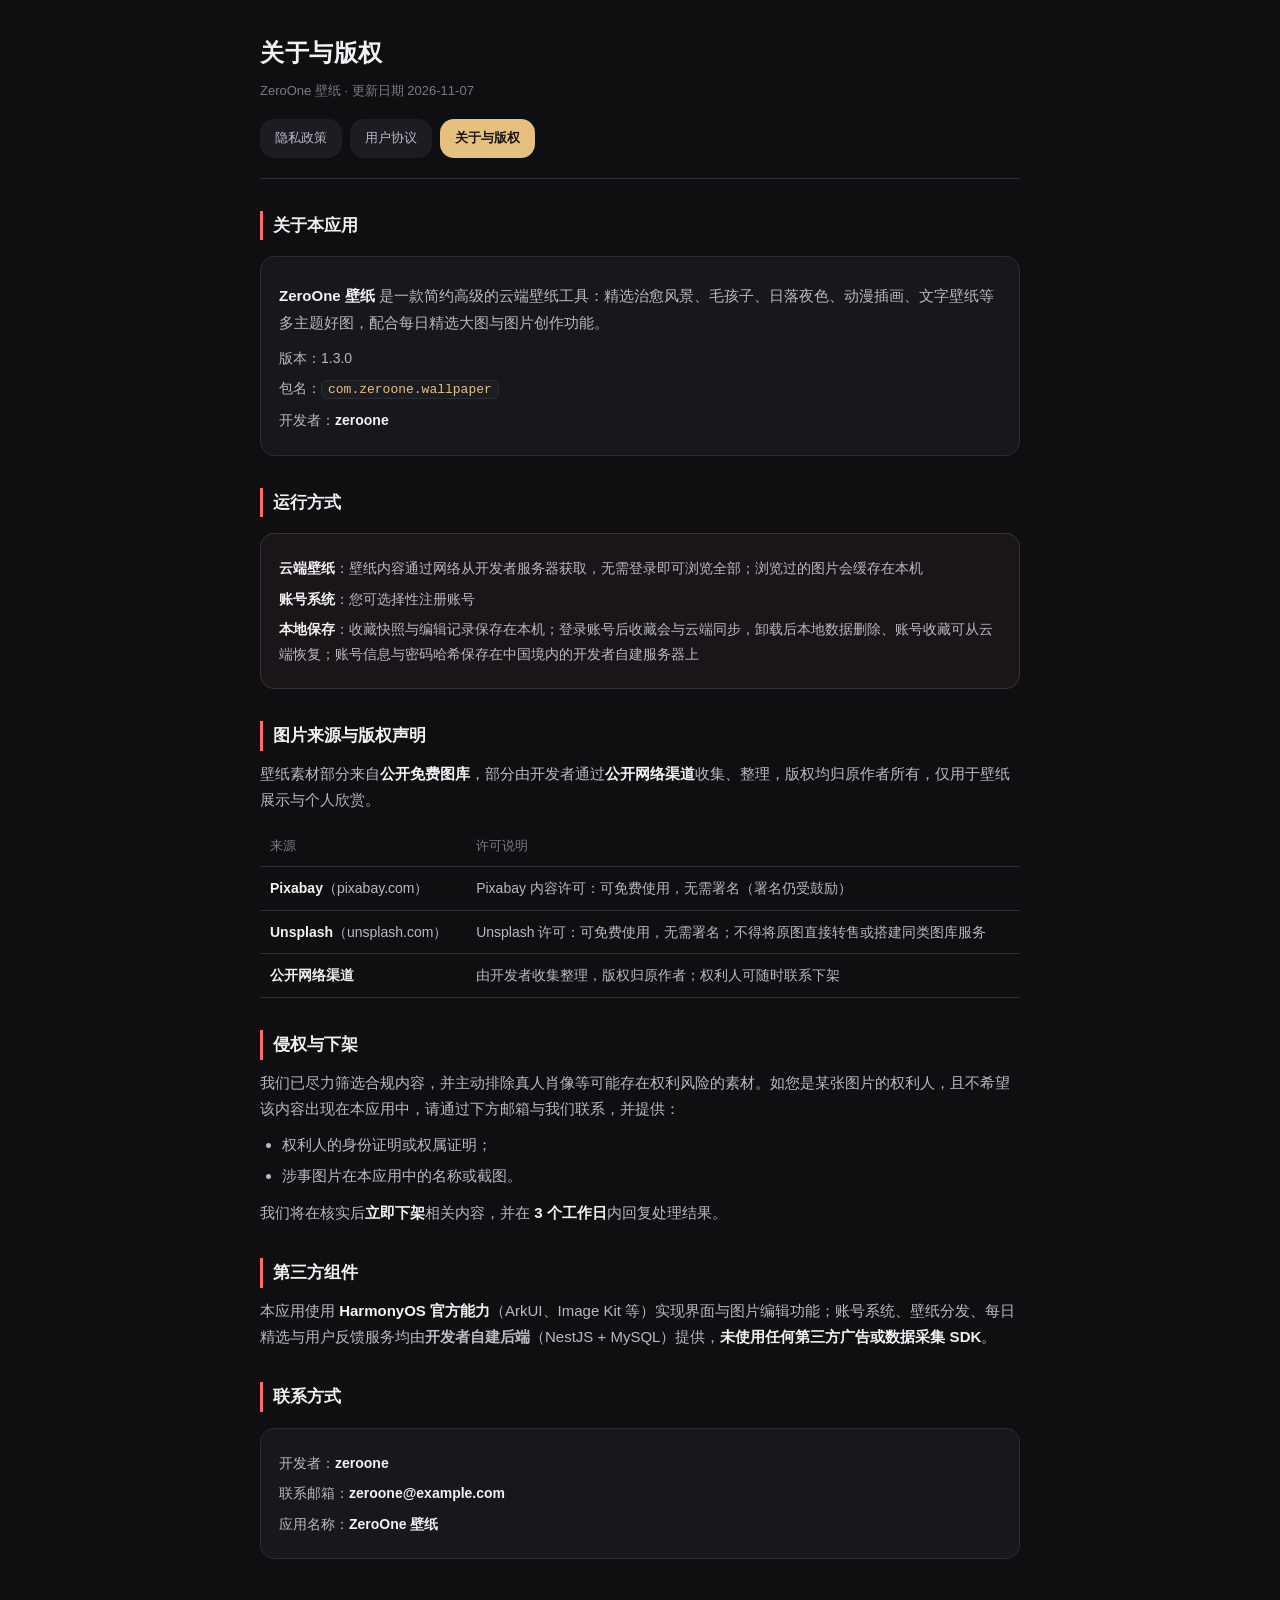
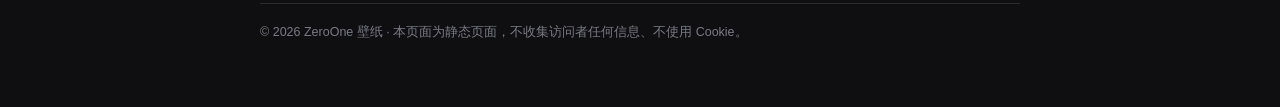
<file: legal-site/about.html>
<!DOCTYPE html>
<html lang="zh-CN">
<head>
<meta charset="utf-8">
<meta name="viewport" content="width=device-width, initial-scale=1, viewport-fit=cover">
<title>关于与版权 · ZeroOne 壁纸</title>
<link rel="stylesheet" href="style.css">
</head>
<body>
<div class="wrap">

<header>
  <h1>关于与版权</h1>
  <div class="sub">ZeroOne 壁纸 · 更新日期 2026-11-07</div>
  <nav>
    <a href="index.html">隐私政策</a>
    <a href="terms.html">用户协议</a>
    <a class="on" href="about.html">关于与版权</a>
  </nav>
</header>

<h2>关于本应用</h2>
<div class="card">
  <p><strong>ZeroOne 壁纸</strong> 是一款简约高级的云端壁纸工具：精选治愈风景、毛孩子、日落夜色、动漫插画、文字壁纸等多主题好图，配合每日精选大图与图片创作功能。</p>
  <div class="kv">版本：1.3.0</div>
  <div class="kv">包名：<code>com.zeroone.wallpaper</code></div>
  <div class="kv">开发者：<b>zeroone</b></div>
</div>

<h2>运行方式</h2>
<div class="card hl">
  <div class="kv"><b>云端壁纸</b>：壁纸内容通过网络从开发者服务器获取，无需登录即可浏览全部；浏览过的图片会缓存在本机</div>
  <div class="kv"><b>账号系统</b>：您可选择性注册账号</div>
  <div class="kv"><b>本地保存</b>：收藏快照与编辑记录保存在本机；登录账号后收藏会与云端同步，卸载后本地数据删除、账号收藏可从云端恢复；账号信息与密码哈希保存在中国境内的开发者自建服务器上</div>
</div>

<h2>图片来源与版权声明</h2>
<p>壁纸素材部分来自<strong>公开免费图库</strong>，部分由开发者通过<strong>公开网络渠道</strong>收集、整理，版权均归原作者所有，仅用于壁纸展示与个人欣赏。</p>

<table>
  <tr><th>来源</th><th>许可说明</th></tr>
  <tr><td><strong>Pixabay</strong>（pixabay.com）</td><td>Pixabay 内容许可：可免费使用，无需署名（署名仍受鼓励）</td></tr>
  <tr><td><strong>Unsplash</strong>（unsplash.com）</td><td>Unsplash 许可：可免费使用，无需署名；不得将原图直接转售或搭建同类图库服务</td></tr>
  <tr><td><strong>公开网络渠道</strong></td><td>由开发者收集整理，版权归原作者；权利人可随时联系下架</td></tr>
</table>

<h2>侵权与下架</h2>
<p>我们已尽力筛选合规内容，并主动排除真人肖像等可能存在权利风险的素材。如您是某张图片的权利人，且不希望该内容出现在本应用中，请通过下方邮箱与我们联系，并提供：</p>
<ul>
  <li>权利人的身份证明或权属证明；</li>
  <li>涉事图片在本应用中的名称或截图。</li>
</ul>
<p>我们将在核实后<strong>立即下架</strong>相关内容，并在 <strong>3 个工作日</strong>内回复处理结果。</p>

<h2>第三方组件</h2>
<p>本应用使用 <strong>HarmonyOS 官方能力</strong>（ArkUI、Image Kit 等）实现界面与图片编辑功能；账号系统、壁纸分发、每日精选与用户反馈服务均由<b>开发者自建后端</b>（NestJS + MySQL）提供，<strong>未使用任何第三方广告或数据采集 SDK</strong>。</p>

<h2>联系方式</h2>
<div class="card">
  <div class="kv">开发者：<b>zeroone</b></div>
  <div class="kv">联系邮箱：<b>zeroone@example.com</b></div>
  <div class="kv">应用名称：<b>ZeroOne 壁纸</b></div>
</div>

<footer>
© 2026 ZeroOne 壁纸 · 本页面为静态页面，不收集访问者任何信息、不使用 Cookie。
</footer>

</div>
</body>
</html>
</file>
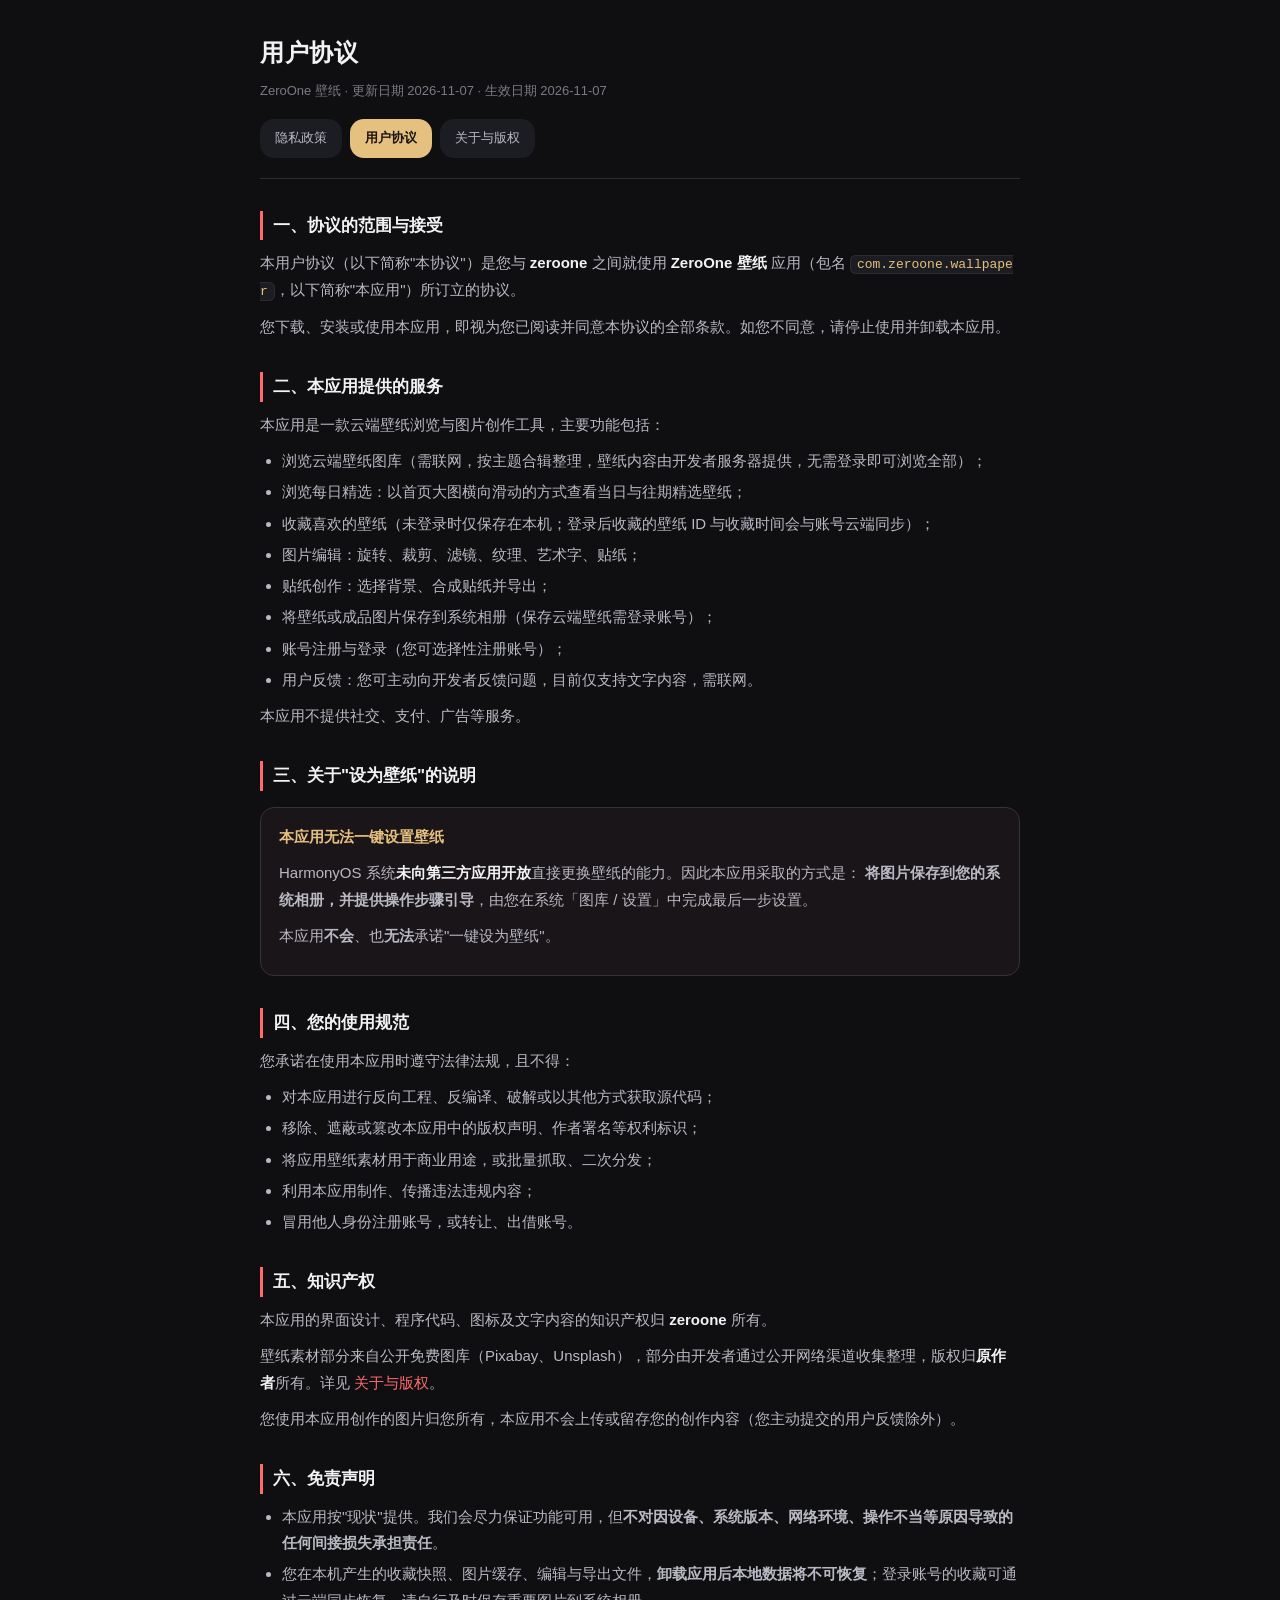
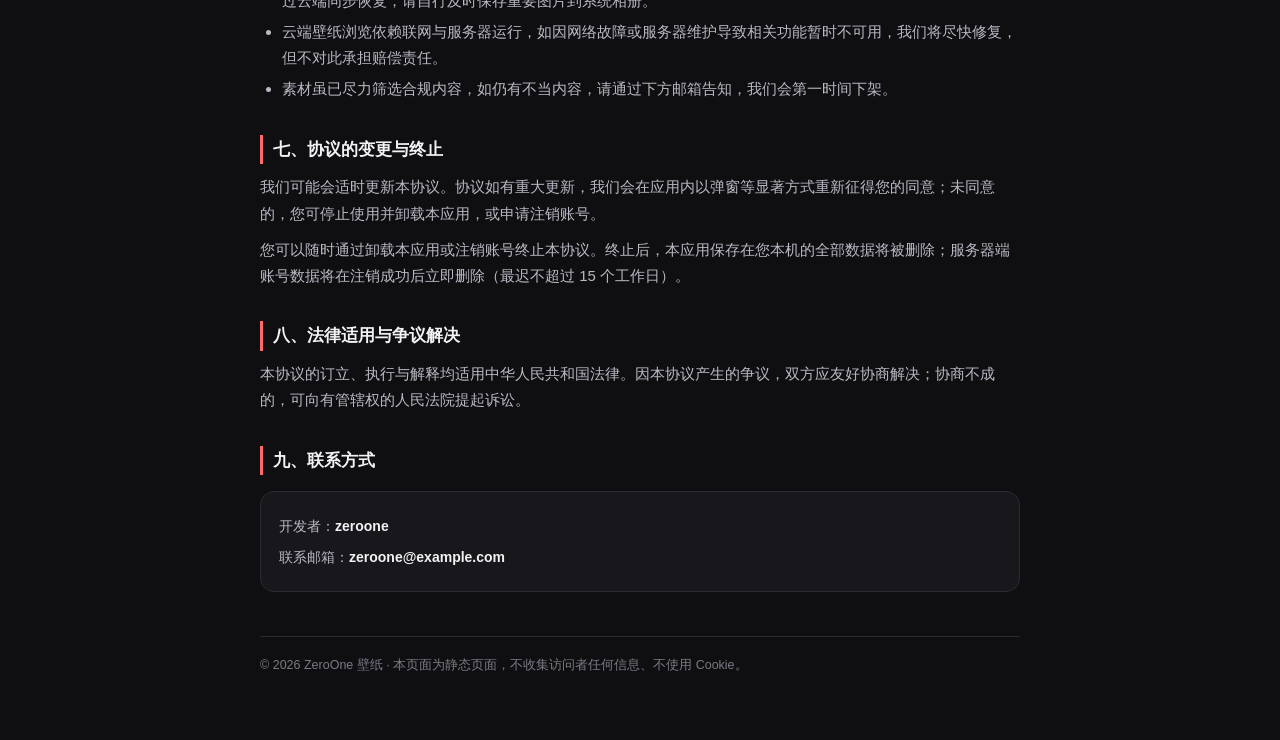
<file: legal-site/terms.html>
<!DOCTYPE html>
<html lang="zh-CN">
<head>
<meta charset="utf-8">
<meta name="viewport" content="width=device-width, initial-scale=1, viewport-fit=cover">
<title>用户协议 · ZeroOne 壁纸</title>
<link rel="stylesheet" href="style.css">
</head>
<body>
<div class="wrap">

<header>
  <h1>用户协议</h1>
  <div class="sub">ZeroOne 壁纸 · 更新日期 2026-11-07 · 生效日期 2026-11-07</div>
  <nav>
    <a href="index.html">隐私政策</a>
    <a class="on" href="terms.html">用户协议</a>
    <a href="about.html">关于与版权</a>
  </nav>
</header>

<h2>一、协议的范围与接受</h2>
<p>本用户协议（以下简称"本协议"）是您与 <strong>zeroone</strong> 之间就使用 <strong>ZeroOne 壁纸</strong> 应用（包名 <code>com.zeroone.wallpaper</code>，以下简称"本应用"）所订立的协议。</p>
<p>您下载、安装或使用本应用，即视为您已阅读并同意本协议的全部条款。如您不同意，请停止使用并卸载本应用。</p>

<h2>二、本应用提供的服务</h2>
<p>本应用是一款云端壁纸浏览与图片创作工具，主要功能包括：</p>
<ul>
  <li>浏览云端壁纸图库（需联网，按主题合辑整理，壁纸内容由开发者服务器提供，无需登录即可浏览全部）；</li>
  <li>浏览每日精选：以首页大图横向滑动的方式查看当日与往期精选壁纸；</li>
  <li>收藏喜欢的壁纸（未登录时仅保存在本机；登录后收藏的壁纸 ID 与收藏时间会与账号云端同步）；</li>
  <li>图片编辑：旋转、裁剪、滤镜、纹理、艺术字、贴纸；</li>
  <li>贴纸创作：选择背景、合成贴纸并导出；</li>
  <li>将壁纸或成品图片保存到系统相册（保存云端壁纸需登录账号）；</li>
  <li>账号注册与登录（您可选择性注册账号）；</li>
  <li>用户反馈：您可主动向开发者反馈问题，目前仅支持文字内容，需联网。</li>
</ul>
<p>本应用不提供社交、支付、广告等服务。</p>

<h2>三、关于"设为壁纸"的说明</h2>
<div class="card hl">
  <h3>本应用无法一键设置壁纸</h3>
  <p>HarmonyOS 系统<strong>未向第三方应用开放</strong>直接更换壁纸的能力。因此本应用采取的方式是：
  <b>将图片保存到您的系统相册，并提供操作步骤引导</b>，由您在系统「图库 / 设置」中完成最后一步设置。</p>
  <p>本应用<b>不会</b>、也<b>无法</b>承诺"一键设为壁纸"。</p>
</div>

<h2>四、您的使用规范</h2>
<p>您承诺在使用本应用时遵守法律法规，且不得：</p>
<ul>
  <li>对本应用进行反向工程、反编译、破解或以其他方式获取源代码；</li>
  <li>移除、遮蔽或篡改本应用中的版权声明、作者署名等权利标识；</li>
  <li>将应用壁纸素材用于商业用途，或批量抓取、二次分发；</li>
  <li>利用本应用制作、传播违法违规内容；</li>
  <li>冒用他人身份注册账号，或转让、出借账号。</li>
</ul>

<h2>五、知识产权</h2>
<p>本应用的界面设计、程序代码、图标及文字内容的知识产权归 <strong>zeroone</strong> 所有。</p>
<p>壁纸素材部分来自公开免费图库（Pixabay、Unsplash），部分由开发者通过公开网络渠道收集整理，版权归<strong>原作者</strong>所有。详见 <a class="link" href="about.html">关于与版权</a>。</p>
<p>您使用本应用创作的图片归您所有，本应用不会上传或留存您的创作内容（您主动提交的用户反馈除外）。</p>

<h2>六、免责声明</h2>
<ul>
  <li>本应用按"现状"提供。我们会尽力保证功能可用，但<b>不对因设备、系统版本、网络环境、操作不当等原因导致的任何间接损失承担责任</b>。</li>
  <li>您在本机产生的收藏快照、图片缓存、编辑与导出文件，<b>卸载应用后本地数据将不可恢复</b>；登录账号的收藏可通过云端同步恢复，请自行及时保存重要图片到系统相册。</li>
  <li>云端壁纸浏览依赖联网与服务器运行，如因网络故障或服务器维护导致相关功能暂时不可用，我们将尽快修复，但不对此承担赔偿责任。</li>
  <li>素材虽已尽力筛选合规内容，如仍有不当内容，请通过下方邮箱告知，我们会第一时间下架。</li>
</ul>

<h2>七、协议的变更与终止</h2>
<p>我们可能会适时更新本协议。协议如有重大更新，我们会在应用内以弹窗等显著方式重新征得您的同意；未同意的，您可停止使用并卸载本应用，或申请注销账号。</p>
<p>您可以随时通过卸载本应用或注销账号终止本协议。终止后，本应用保存在您本机的全部数据将被删除；服务器端账号数据将在注销成功后立即删除（最迟不超过 15 个工作日）。</p>

<h2>八、法律适用与争议解决</h2>
<p>本协议的订立、执行与解释均适用中华人民共和国法律。因本协议产生的争议，双方应友好协商解决；协商不成的，可向有管辖权的人民法院提起诉讼。</p>

<h2>九、联系方式</h2>
<div class="card">
  <div class="kv">开发者：<b>zeroone</b></div>
  <div class="kv">联系邮箱：<b>zeroone@example.com</b></div>
</div>

<footer>
© 2026 ZeroOne 壁纸 · 本页面为静态页面，不收集访问者任何信息、不使用 Cookie。
</footer>

</div>
</body>
</html>
</file>
<file: legal-site/style.css>
/* ZeroOne 壁纸 · 法务文档站样式
   配色与 App 保持一致：近黑 #0F0F12 / 强调粉 #FF6B6B / 精选金 #E6C07E */

:root {
  --bg: #0f0f12;
  --card: #17171c;
  --card-2: #1c1d22;
  --line: #2a2b33;
  --fg: #f2f2f5;
  --fg-dim: #b9b9c4;
  --fg-mute: #7a7a85;
  --pink: #ff6b6b;
  --gold: #e6c07e;
}

* { box-sizing: border-box; }

html { -webkit-text-size-adjust: 100%; }

body {
  margin: 0;
  padding: 0 16px 64px;
  background: var(--bg);
  color: var(--fg);
  font-family: -apple-system, BlinkMacSystemFont, "PingFang SC", "HarmonyOS Sans SC",
               "Microsoft YaHei", "Segoe UI", Roboto, sans-serif;
  font-size: 15px;
  line-height: 1.75;
}

.wrap { max-width: 760px; margin: 0 auto; }

header {
  padding: 32px 0 20px;
  border-bottom: 1px solid var(--line);
  margin-bottom: 24px;
}

header h1 {
  margin: 0 0 6px;
  font-size: 24px;
  letter-spacing: .5px;
}

header .sub { color: var(--fg-mute); font-size: 13px; }

nav {
  display: flex;
  gap: 8px;
  flex-wrap: wrap;
  margin: 16px 0 0;
}

nav a {
  display: inline-block;
  padding: 7px 14px;
  border-radius: 14px;
  font-size: 13px;
  text-decoration: none;
  color: var(--fg-dim);
  background: var(--card-2);
  border: 1px solid transparent;
}

nav a:hover { color: var(--fg); }

nav a.on {
  color: #1a1410;
  background: var(--gold);
  font-weight: 600;
}

h2 {
  font-size: 17px;
  margin: 32px 0 10px;
  padding-left: 10px;
  border-left: 3px solid var(--pink);
}

p { margin: 10px 0; color: var(--fg-dim); }

ul { margin: 10px 0; padding-left: 22px; color: var(--fg-dim); }
li { margin: 5px 0; }

strong { color: var(--fg); }

.card {
  background: var(--card);
  border: 1px solid var(--line);
  border-radius: 14px;
  padding: 16px 18px;
  margin: 16px 0;
}

.card.hl { border-color: #3a3038; background: #1a1519; }

.card h3 {
  margin: 0 0 8px;
  font-size: 15px;
  color: var(--gold);
}

.kv { margin: 6px 0; color: var(--fg-dim); font-size: 14px; }
.kv b { color: var(--fg); font-weight: 600; }

table {
  width: 100%;
  border-collapse: collapse;
  margin: 12px 0;
  font-size: 14px;
}

th, td {
  text-align: left;
  padding: 9px 10px;
  border-bottom: 1px solid var(--line);
  color: var(--fg-dim);
  vertical-align: top;
}

th { color: var(--fg-mute); font-weight: 500; font-size: 13px; }

code {
  background: var(--card-2);
  border: 1px solid var(--line);
  border-radius: 6px;
  padding: 1px 6px;
  font-size: 13px;
  color: var(--gold);
  word-break: break-all;
}

a.link { color: var(--pink); text-decoration: none; }
a.link:hover { text-decoration: underline; }

footer {
  margin-top: 44px;
  padding-top: 18px;
  border-top: 1px solid var(--line);
  color: var(--fg-mute);
  font-size: 12.5px;
}

.todo {
  background: #2a1f1f;
  border: 1px dashed #6b4444;
  border-radius: 10px;
  padding: 12px 14px;
  margin: 14px 0;
  color: #ffb3b3;
  font-size: 13.5px;
}

@media (prefers-color-scheme: light) {
  /* 保持深色：与 App 一致，审核截图更统一 */
}
</file>
